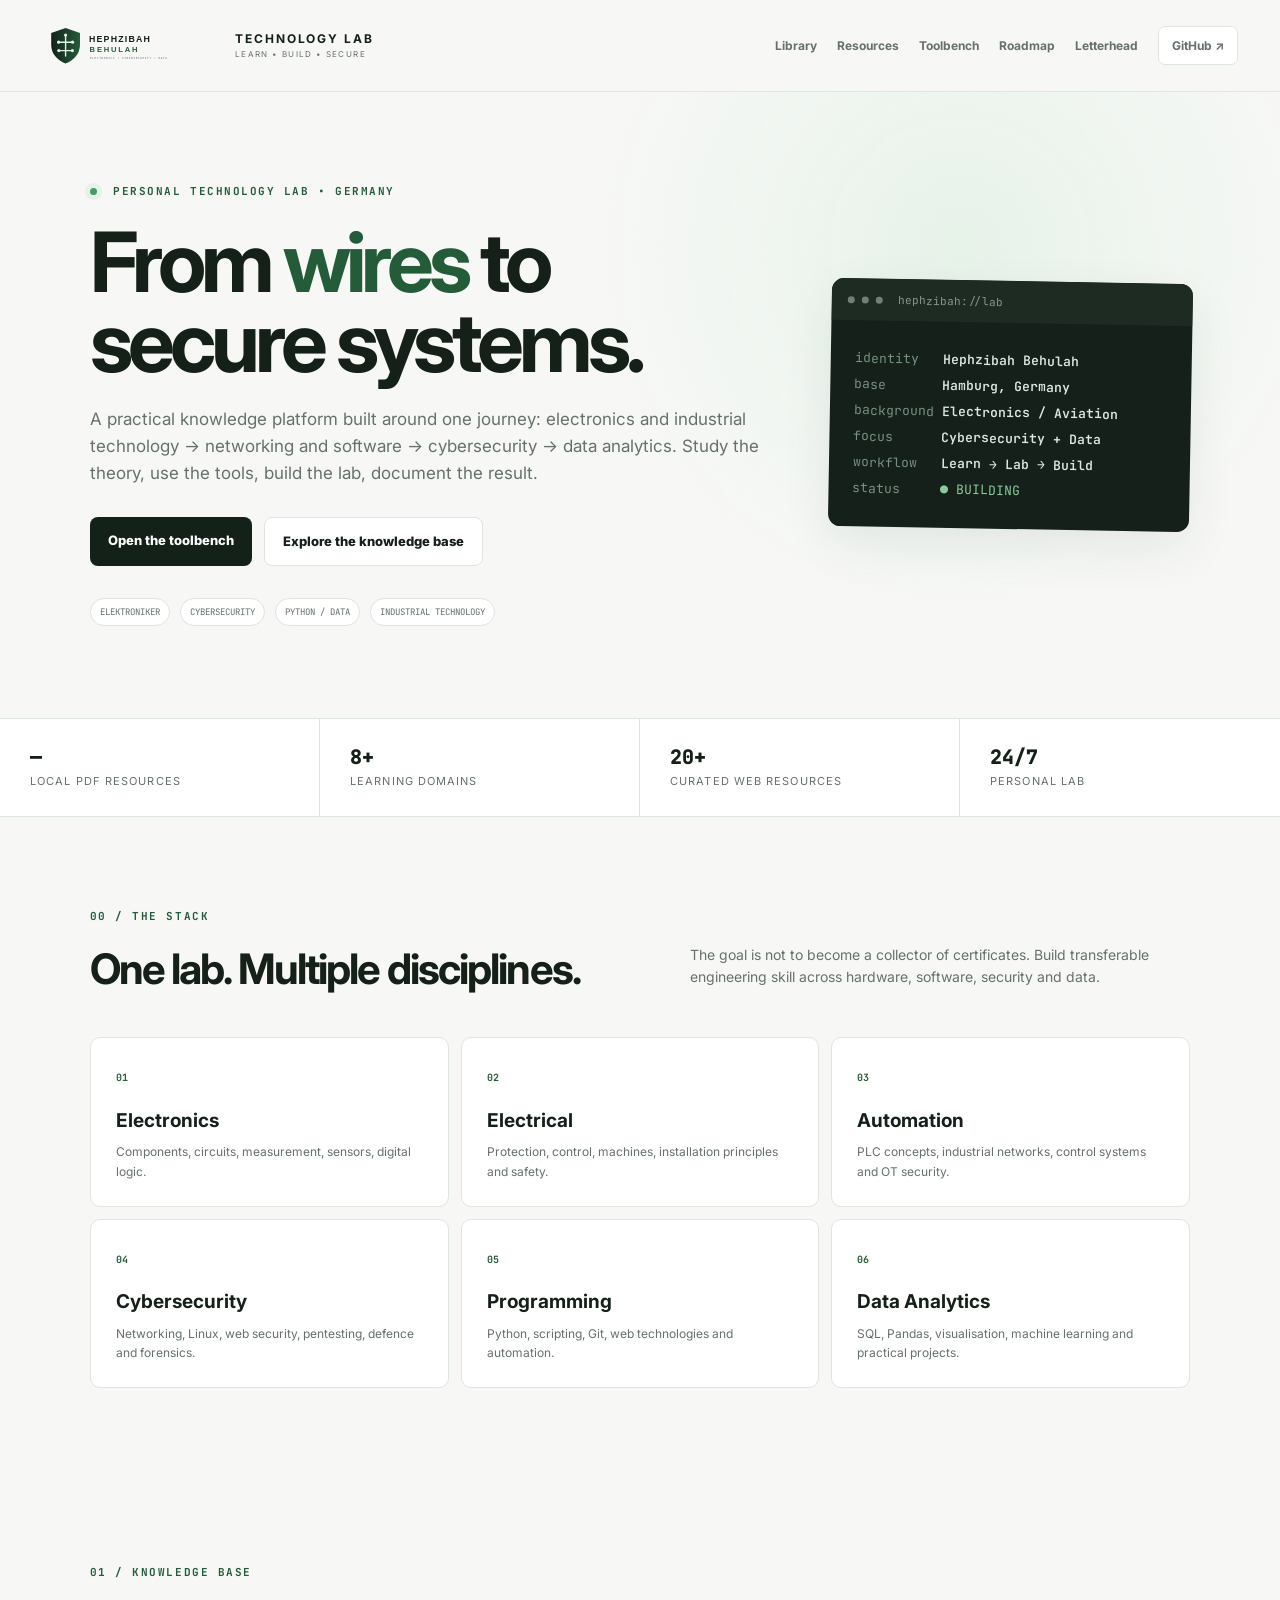
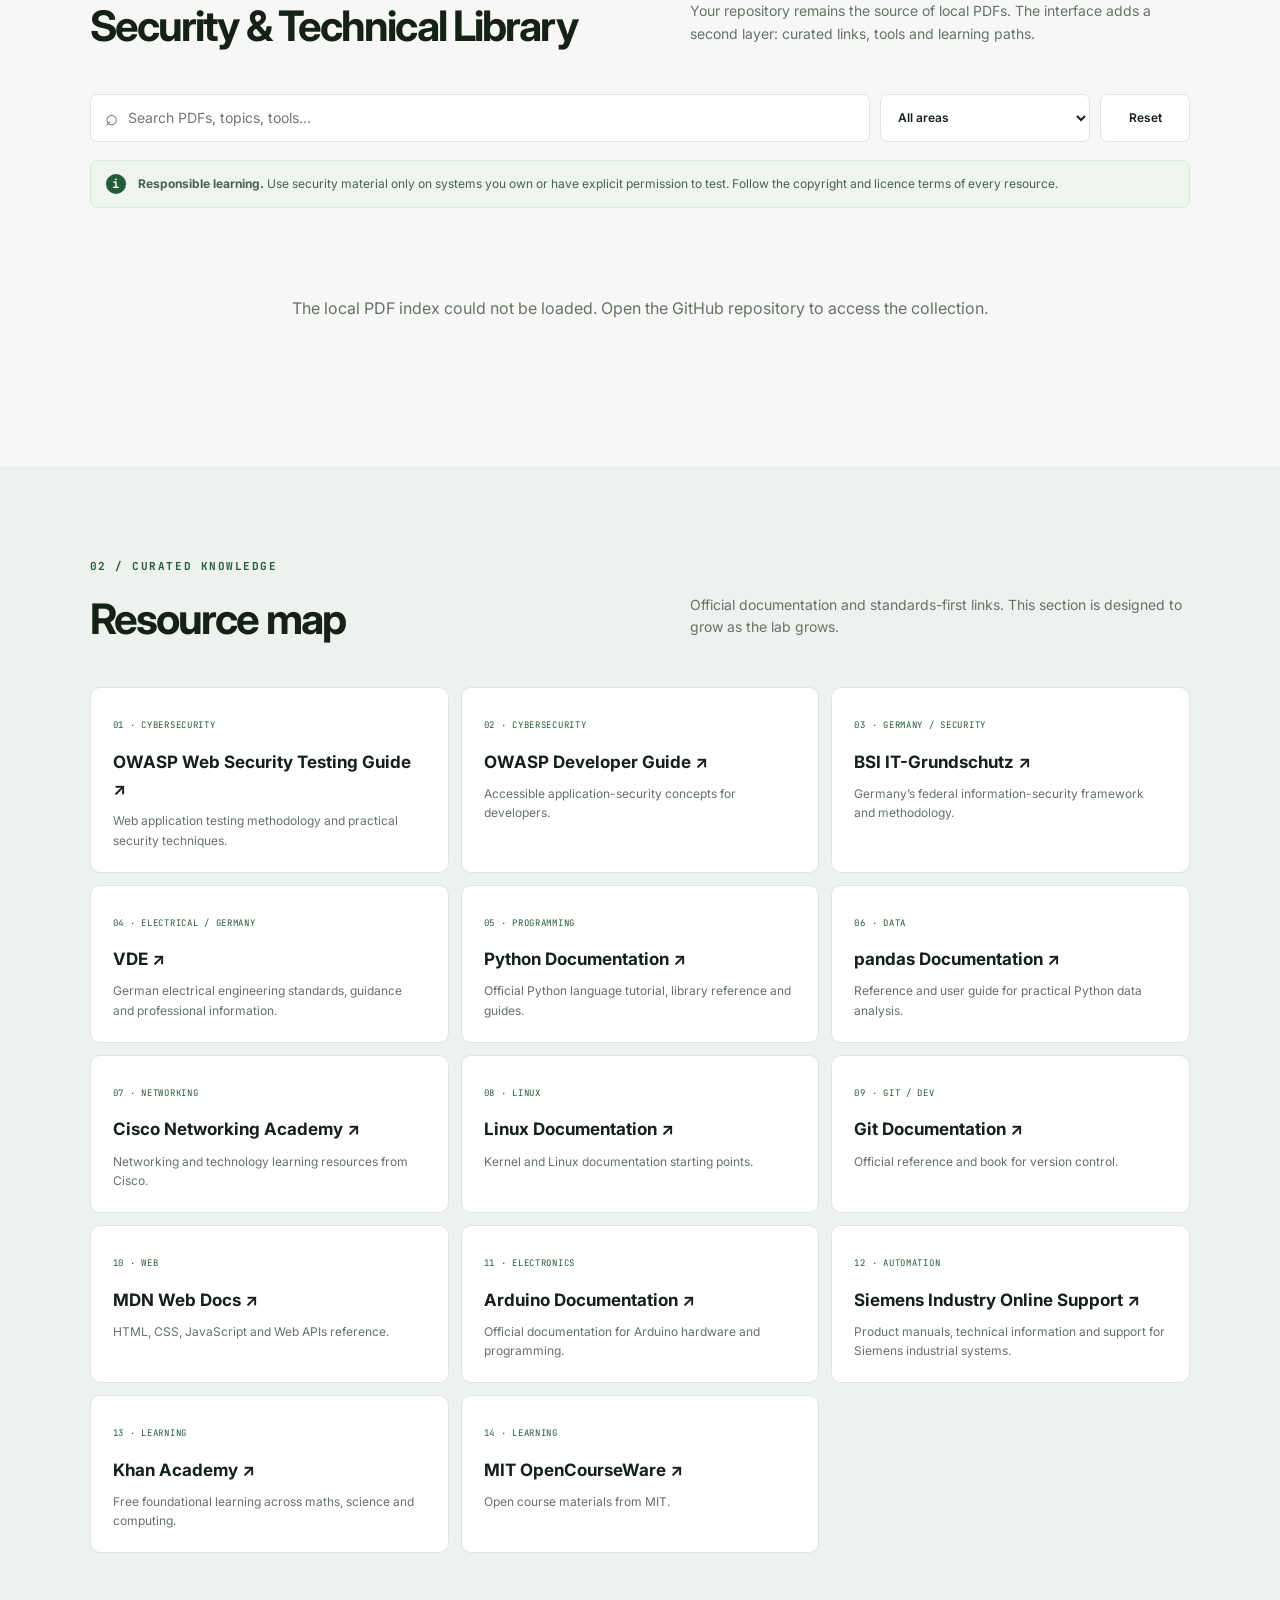
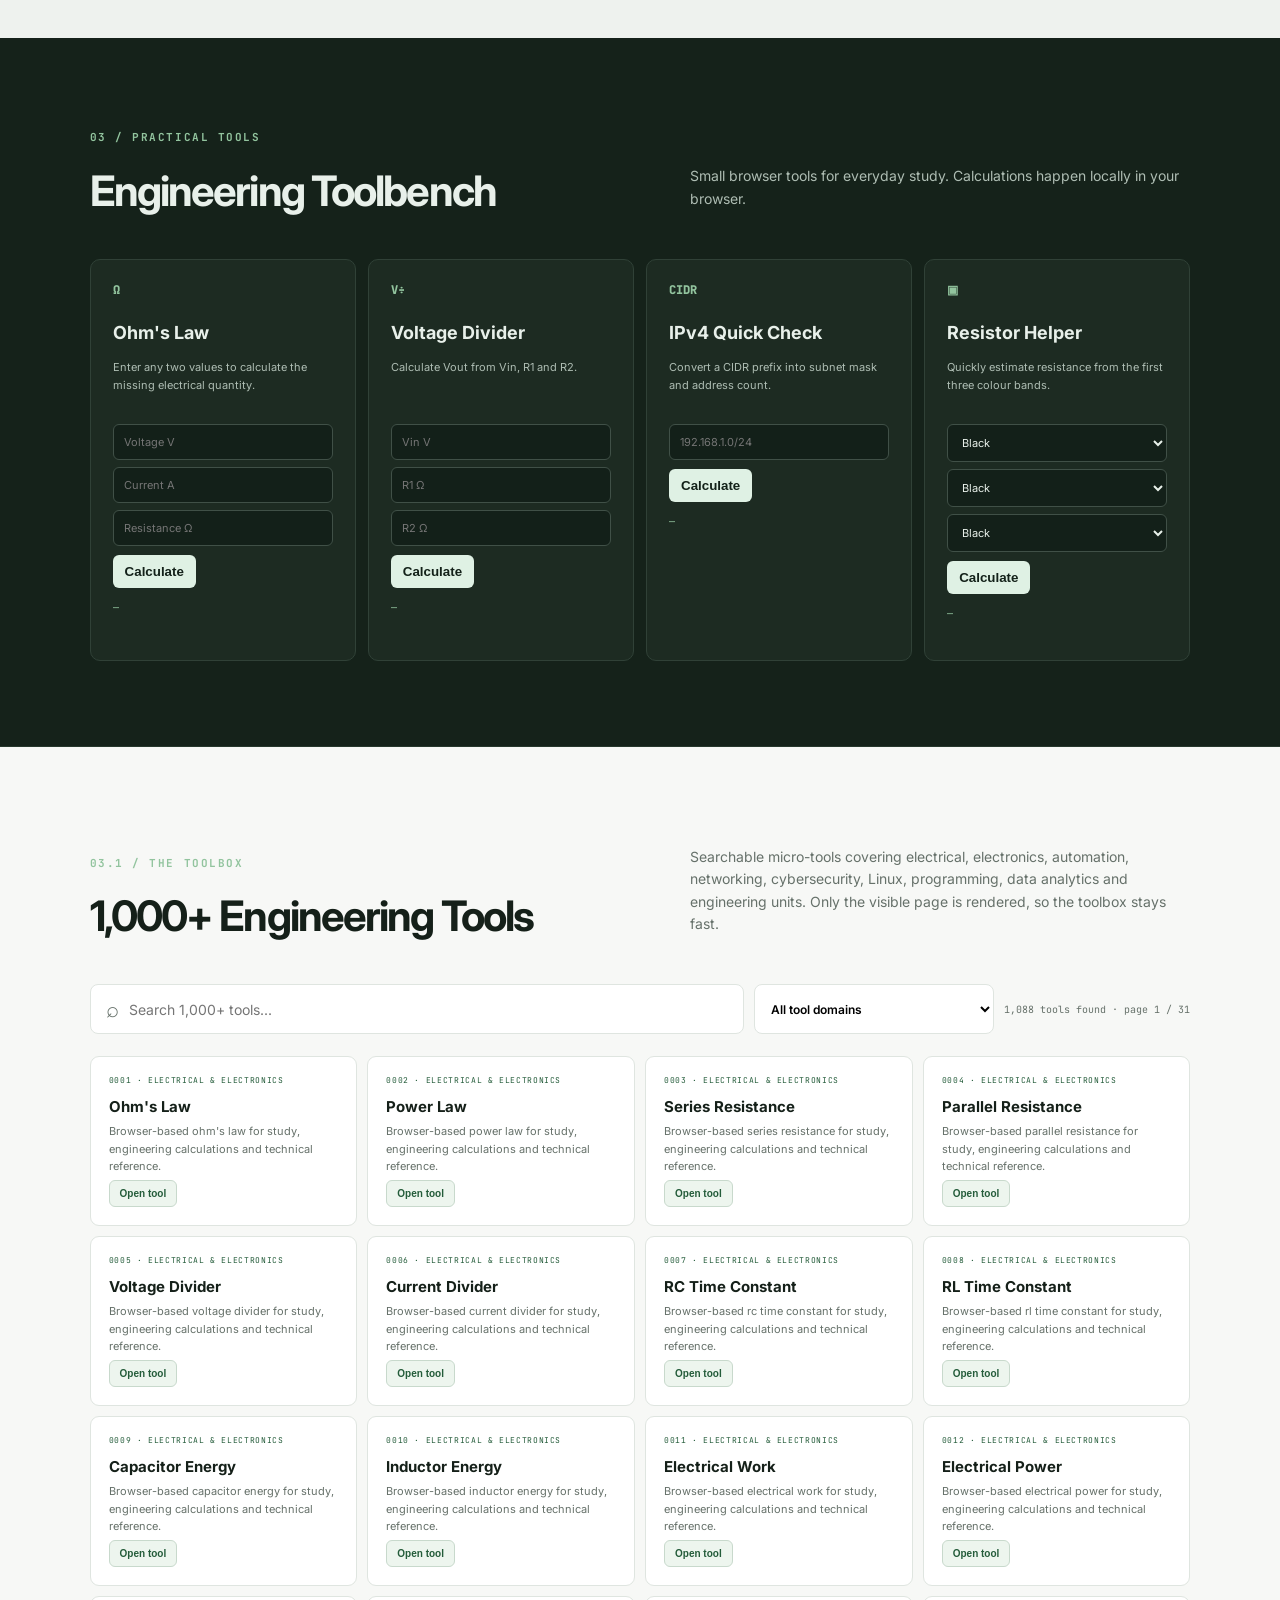
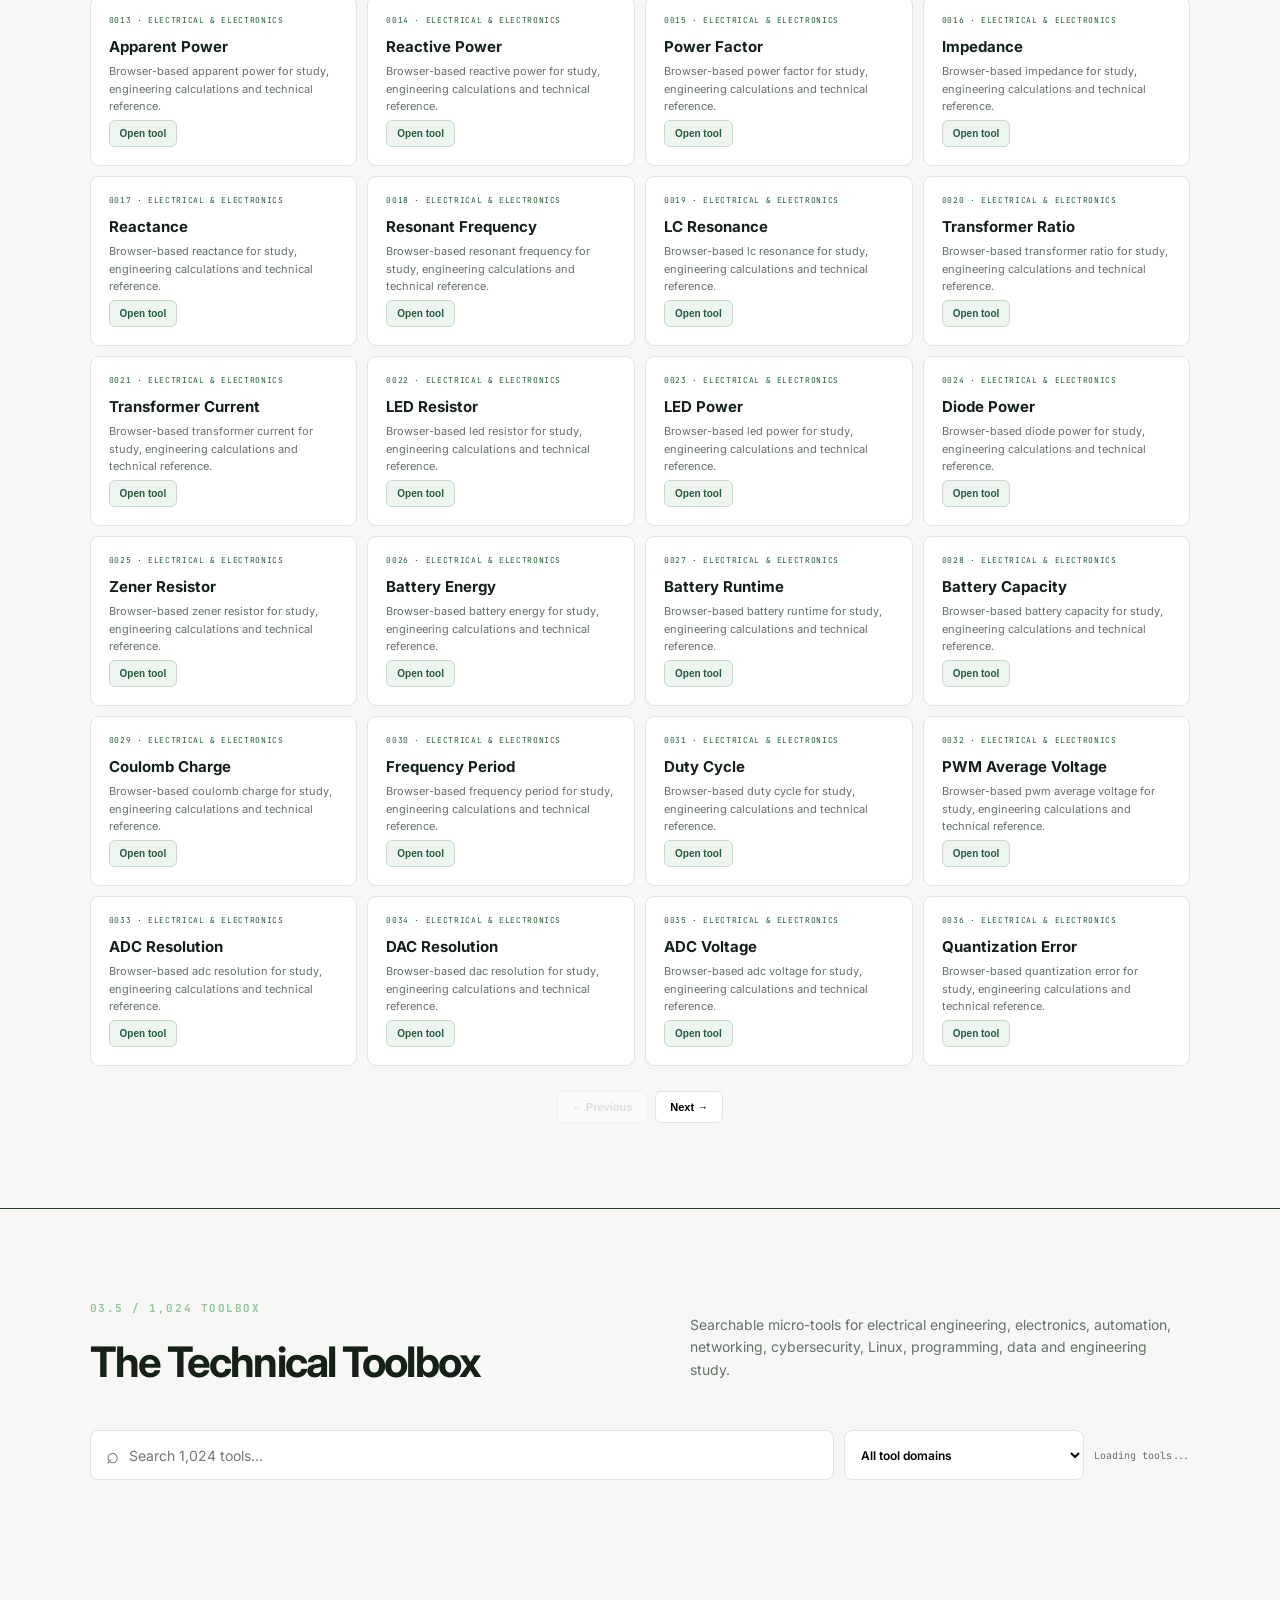
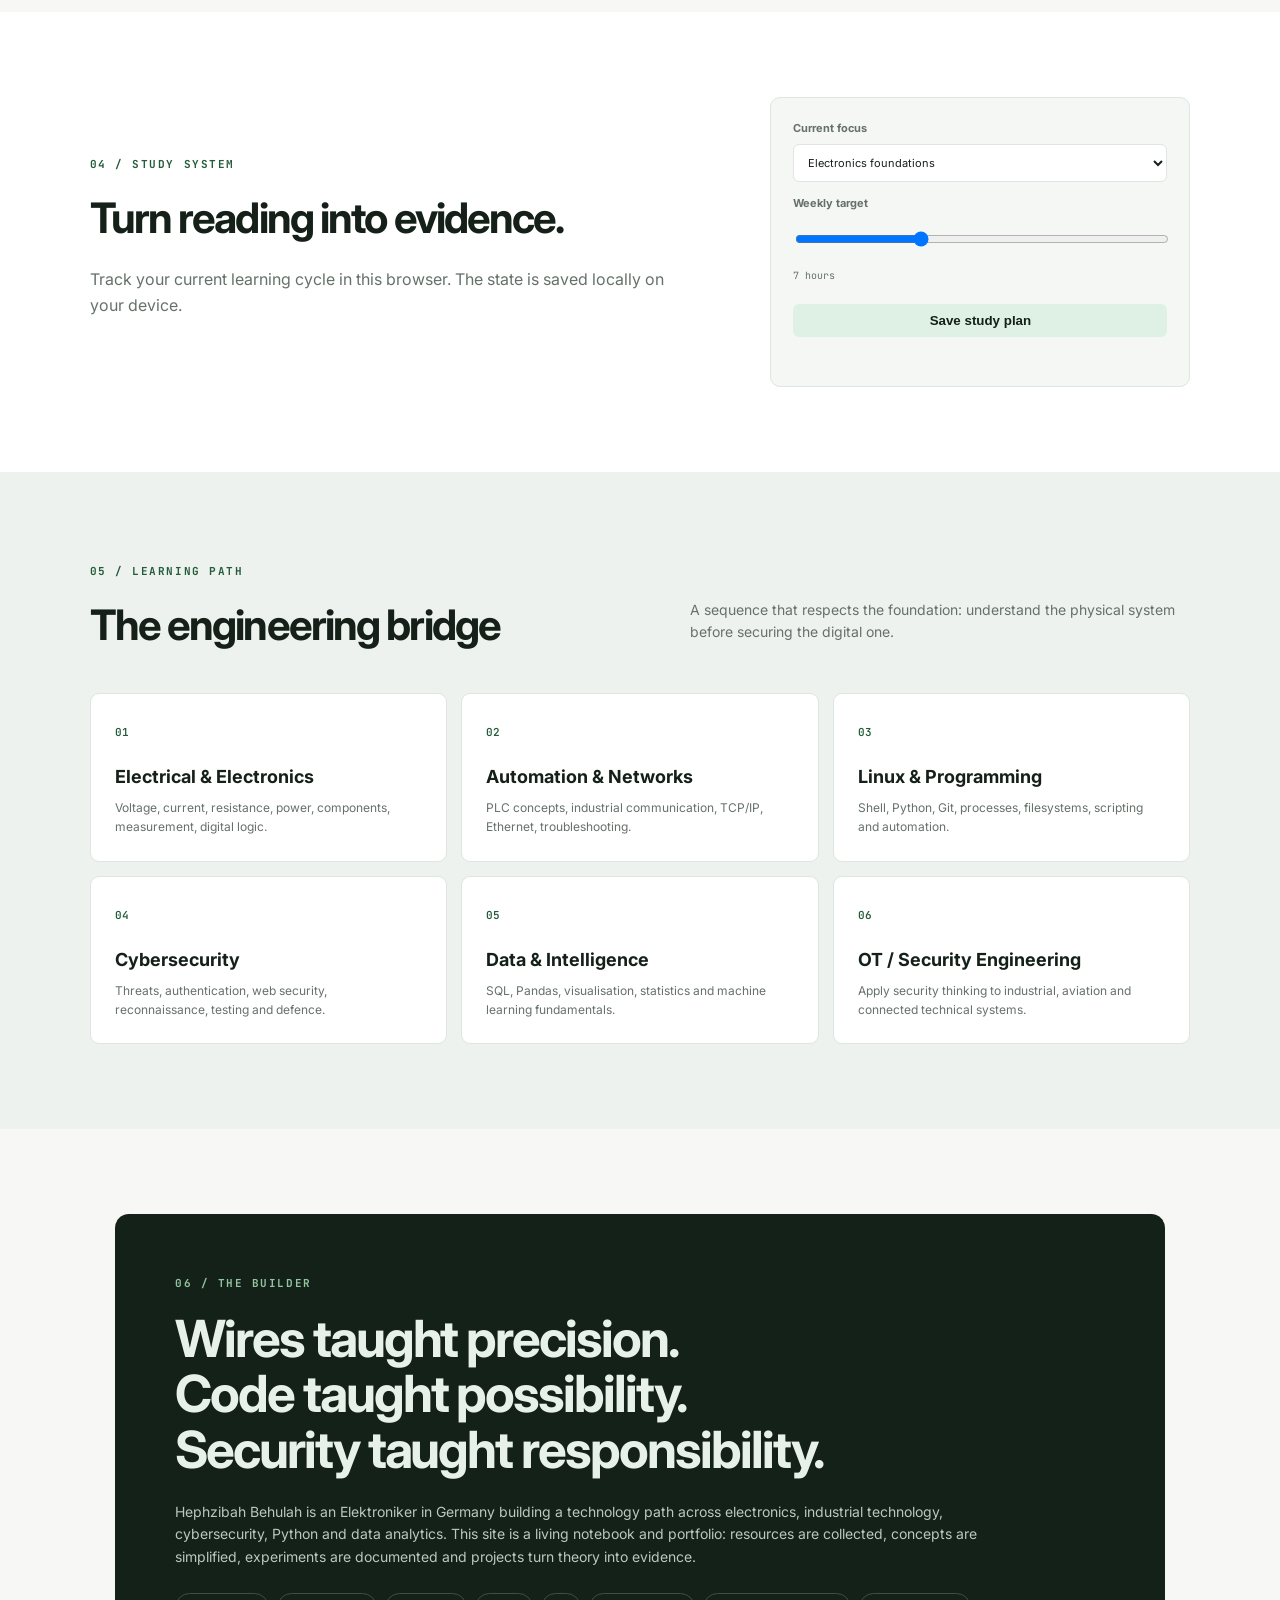
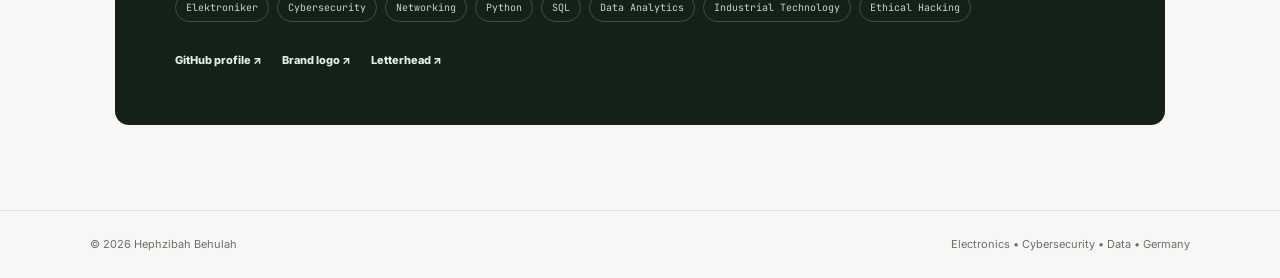
<file: index.html>
<!doctype html>
<html lang="en">
<head>
<meta charset="utf-8"><meta name="viewport" content="width=device-width,initial-scale=1">
<meta name="description" content="Hephzibah Behulah Technology Lab: an OSINT-inspired learning platform for electronics, electrical engineering, cybersecurity, networking, Python and data analytics.">
<title>Hephzibah Behulah | Technology Lab</title>
<link rel="icon" href="logo.svg" type="image/svg+xml">
<link rel="preconnect" href="https://fonts.googleapis.com"><link rel="preconnect" href="https://fonts.gstatic.com" crossorigin>
<link href="https://fonts.googleapis.com/css2?family=Inter:wght@400;500;600;700;800&family=JetBrains+Mono:wght@400;600;800&display=swap" rel="stylesheet">
<link rel="stylesheet" href="style.css">
</head>
<body>
<div class="app-shell">
<header class="topbar">
<a class="brand" href="#top"><img src="logo.svg" alt="Hephzibah Behulah" class="brand-logo"><span><strong>TECHNOLOGY LAB</strong><small>LEARN • BUILD • SECURE</small></span></a>
<nav class="topnav"><a href="#library">Library</a><a href="#resources">Resources</a><a href="#toolbench">Toolbench</a><a href="#roadmap">Roadmap</a><a href="letterhead.html">Letterhead</a><a class="github-link" href="https://github.com/HephzibahBehulah/Hacking-Security-Ebooks" target="_blank" rel="noopener">GitHub ↗</a></nav>
</header>
<main id="top">
<section class="hero">
<div class="hero-copy"><div class="eyebrow"><span class="pulse"></span> PERSONAL TECHNOLOGY LAB • GERMANY</div>
<h1>From <em>wires</em> to secure systems.</h1>
<p>A practical knowledge platform built around one journey: electronics and industrial technology → networking and software → cybersecurity → data analytics. Study the theory, use the tools, build the lab, document the result.</p>
<div class="hero-actions"><a class="btn primary" href="#toolbench">Open the toolbench</a><a class="btn secondary" href="#library">Explore the knowledge base</a></div>
<div class="hero-strip"><span>ELEKTRONIKER</span><span>CYBERSECURITY</span><span>PYTHON / DATA</span><span>INDUSTRIAL TECHNOLOGY</span></div></div>
<div class="terminal-card"><div class="terminal-head"><span></span><span></span><span></span><b>hephzibah://lab</b></div><div class="terminal-body"><div><i>identity</i><strong>Hephzibah Behulah</strong></div><div><i>base</i><strong>Hamburg, Germany</strong></div><div><i>background</i><strong>Electronics / Aviation</strong></div><div><i>focus</i><strong>Cybersecurity + Data</strong></div><div><i>workflow</i><strong>Learn → Lab → Build</strong></div><div><i>status</i><span class="online">● BUILDING</span></div></div></div>
</section>
<section class="stats"><div><strong id="book-count">—</strong><span>local PDF resources</span></div><div><strong id="category-count">8+</strong><span>learning domains</span></div><div><strong>20+</strong><span>curated web resources</span></div><div><strong>24/7</strong><span>personal lab</span></div></section>
<section class="domains"><div class="section-heading"><div><span class="section-kicker">00 / THE STACK</span><h2>One lab. Multiple disciplines.</h2></div><p>The goal is not to become a collector of certificates. Build transferable engineering skill across hardware, software, security and data.</p></div>
<div class="domain-grid"><a href="#library" class="domain"><b>01</b><h3>Electronics</h3><p>Components, circuits, measurement, sensors, digital logic.</p></a><a href="#library" class="domain"><b>02</b><h3>Electrical</h3><p>Protection, control, machines, installation principles and safety.</p></a><a href="#library" class="domain"><b>03</b><h3>Automation</h3><p>PLC concepts, industrial networks, control systems and OT security.</p></a><a href="#library" class="domain"><b>04</b><h3>Cybersecurity</h3><p>Networking, Linux, web security, pentesting, defence and forensics.</p></a><a href="#library" class="domain"><b>05</b><h3>Programming</h3><p>Python, scripting, Git, web technologies and automation.</p></a><a href="#library" class="domain"><b>06</b><h3>Data Analytics</h3><p>SQL, Pandas, visualisation, machine learning and practical projects.</p></a></div></section>
<section class="library-section" id="library"><div class="section-heading"><div><span class="section-kicker">01 / KNOWLEDGE BASE</span><h2>Security & Technical Library</h2></div><p>Your repository remains the source of local PDFs. The interface adds a second layer: curated links, tools and learning paths.</p></div>
<div class="controls"><label class="search-box"><span>⌕</span><input id="search" type="search" placeholder="Search PDFs, topics, tools..." autocomplete="off"></label><select id="category"><option value="all">All areas</option></select><button id="reset" class="filter-btn">Reset</button></div>
<div class="notice"><span>i</span><p><strong>Responsible learning.</strong> Use security material only on systems you own or have explicit permission to test. Follow the copyright and licence terms of every resource.</p></div>
<div id="library-grid" class="library-grid"></div><div id="empty" class="empty" hidden>No resources match your search.</div></section>
<section id="resources" class="resources"><div class="section-heading"><div><span class="section-kicker">02 / CURATED KNOWLEDGE</span><h2>Resource map</h2></div><p>Official documentation and standards-first links. This section is designed to grow as the lab grows.</p></div><div id="resource-grid" class="resource-grid"></div></section>
<section id="toolbench" class="toolbench"><div class="section-heading"><div><span class="section-kicker">03 / PRACTICAL TOOLS</span><h2>Engineering Toolbench</h2></div><p>Small browser tools for everyday study. Calculations happen locally in your browser.</p></div>
<div class="tool-grid">
<article class="tool-card"><div class="tool-icon">Ω</div><h3>Ohm's Law</h3><p>Enter any two values to calculate the missing electrical quantity.</p><div class="tool-fields"><input id="ohm-v" type="number" step="any" placeholder="Voltage V"><input id="ohm-i" type="number" step="any" placeholder="Current A"><input id="ohm-r" type="number" step="any" placeholder="Resistance Ω"></div><button class="tool-btn" onclick="calcOhm()">Calculate</button><output id="ohm-out">—</output></article>
<article class="tool-card"><div class="tool-icon">V÷</div><h3>Voltage Divider</h3><p>Calculate Vout from Vin, R1 and R2.</p><div class="tool-fields"><input id="div-v" type="number" step="any" placeholder="Vin V"><input id="div-r1" type="number" step="any" placeholder="R1 Ω"><input id="div-r2" type="number" step="any" placeholder="R2 Ω"></div><button class="tool-btn" onclick="calcDivider()">Calculate</button><output id="div-out">—</output></article>
<article class="tool-card"><div class="tool-icon">CIDR</div><h3>IPv4 Quick Check</h3><p>Convert a CIDR prefix into subnet mask and address count.</p><div class="tool-fields"><input id="cidr" type="text" placeholder="192.168.1.0/24"></div><button class="tool-btn" onclick="calcCIDR()">Calculate</button><output id="cidr-out">—</output></article>
<article class="tool-card"><div class="tool-icon">▣</div><h3>Resistor Helper</h3><p>Quickly estimate resistance from the first three colour bands.</p><div class="tool-fields"><select id="c1"></select><select id="c2"></select><select id="c3"></select></div><button class="tool-btn" onclick="calcResistor()">Calculate</button><output id="res-out">—</output></article>
</div></section>
<section id="toolbox" class="expanded-toolbox"><div class="section-heading"><div><span class="section-kicker">03.5 / 1,024 TOOLBOX</span><h2>The Technical Toolbox</h2></div><p>Searchable micro-tools for electrical engineering, electronics, automation, networking, cybersecurity, Linux, programming, data and engineering study.</p></div><div class="toolbox-controls"><label class="tool-search"><span>⌕</span><input id="tool-search" type="search" placeholder="Search 1,024 tools..." autocomplete="off"></label><select id="tool-category"><option value="all">All tool domains</option></select><span id="tool-summary">Loading tools...</span></div><div id="toolbox-app" class="toolbox-grid"></div><div id="tool-page" class="tool-pagination"></div></section><div id="tool-modal" class="tool-modal" aria-hidden="true"><div class="tool-modal-card"><button class="modal-close" onclick="closeMicroTool()" aria-label="Close">×</button><h2 id="modal-title">Tool</h2><div id="modal-body"></div></div></div><section class="study-dashboard"><div><span class="section-kicker">04 / STUDY SYSTEM</span><h2>Turn reading into evidence.</h2><p>Track your current learning cycle in this browser. The state is saved locally on your device.</p></div><div class="progress-box"><label>Current focus <select id="focus"><option>Electronics foundations</option><option>Electrical engineering</option><option>Networking & Linux</option><option>Web security</option><option>Offensive security</option><option>Defensive security</option><option>Python & data analytics</option><option>Industrial / OT security</option></select></label><label>Weekly target <input id="target" type="range" min="1" max="20" value="7"><output id="target-out">7 hours</output></label><button class="tool-btn" onclick="saveStudy()">Save study plan</button><span id="saved" class="saved"></span></div></section>
<section id="roadmap" class="roadmap"><div class="section-heading"><div><span class="section-kicker">05 / LEARNING PATH</span><h2>The engineering bridge</h2></div><p>A sequence that respects the foundation: understand the physical system before securing the digital one.</p></div><div class="tree"><article><span>01</span><h3>Electrical & Electronics</h3><p>Voltage, current, resistance, power, components, measurement, digital logic.</p></article><article><span>02</span><h3>Automation & Networks</h3><p>PLC concepts, industrial communication, TCP/IP, Ethernet, troubleshooting.</p></article><article><span>03</span><h3>Linux & Programming</h3><p>Shell, Python, Git, processes, filesystems, scripting and automation.</p></article><article><span>04</span><h3>Cybersecurity</h3><p>Threats, authentication, web security, reconnaissance, testing and defence.</p></article><article><span>05</span><h3>Data & Intelligence</h3><p>SQL, Pandas, visualisation, statistics and machine learning fundamentals.</p></article><article><span>06</span><h3>OT / Security Engineering</h3><p>Apply security thinking to industrial, aviation and connected technical systems.</p></article></div></section>
<section class="about" id="about"><div class="about-card"><span class="section-kicker">06 / THE BUILDER</span><h2>Wires taught precision.<br>Code taught possibility.<br>Security taught responsibility.</h2><p>Hephzibah Behulah is an Elektroniker in Germany building a technology path across electronics, industrial technology, cybersecurity, Python and data analytics. This site is a living notebook and portfolio: resources are collected, concepts are simplified, experiments are documented and projects turn theory into evidence.</p><div class="tags"><span>Elektroniker</span><span>Cybersecurity</span><span>Networking</span><span>Python</span><span>SQL</span><span>Data Analytics</span><span>Industrial Technology</span><span>Ethical Hacking</span></div><div class="about-links"><a href="https://github.com/HephzibahBehulah" target="_blank">GitHub profile ↗</a><a href="logo.svg">Brand logo ↗</a><a href="letterhead.html">Letterhead ↗</a></div></div></section>
</main><footer><span>© 2026 Hephzibah Behulah</span><span>Electronics • Cybersecurity • Data • Germany</span></footer></div>
<script src="script.js"></script><script src="tools.js"></script><script src="toolbox.js"></script>
</body></html>
</file>
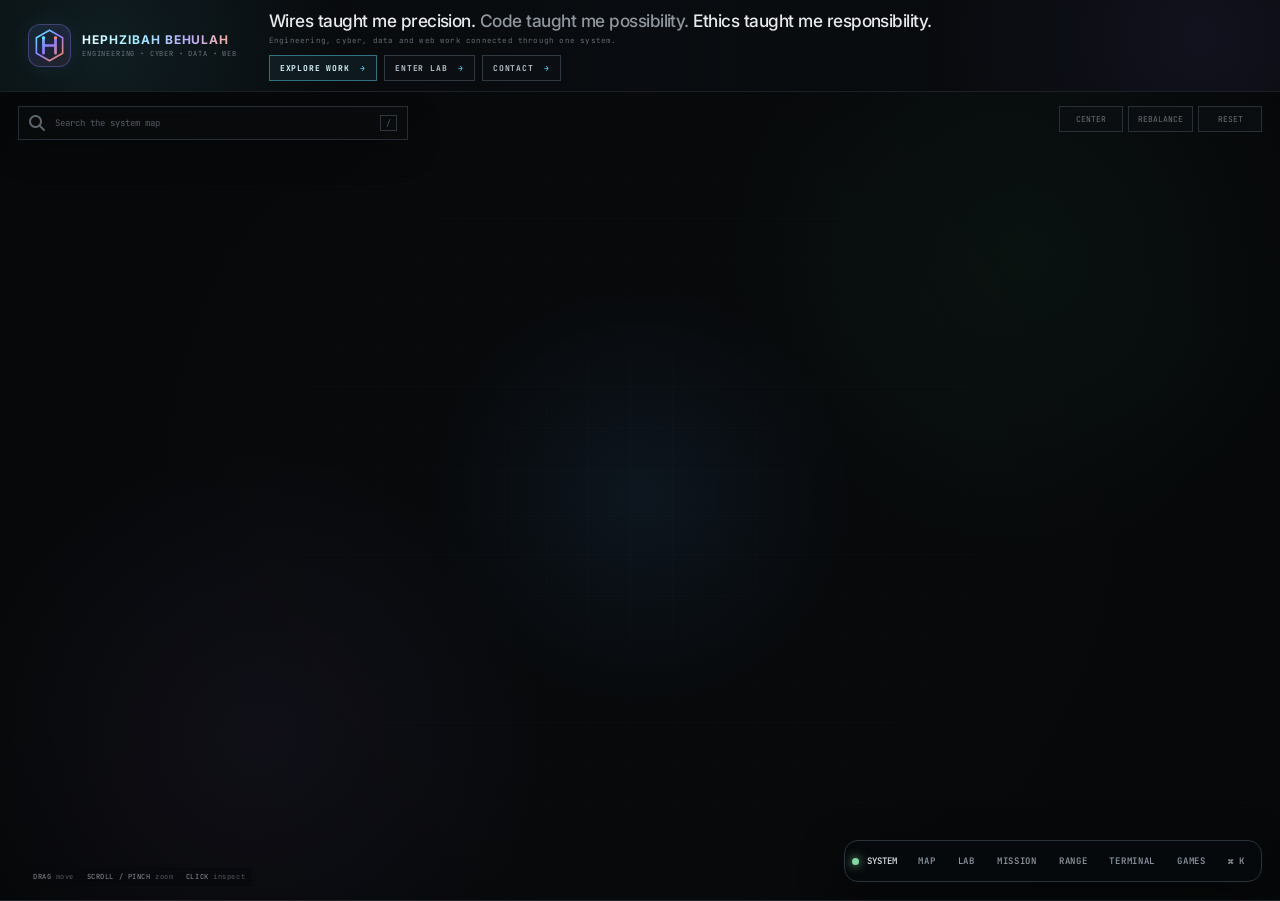
<file: Hephzibah-Behulah-Engineering-systems-Lab-main/index.html>
<!doctype html><html lang="en"><head><meta charset="utf-8"><meta name="viewport" content="width=device-width,initial-scale=1,viewport-fit=cover"><title>Hephzibah Behulah | Engineering Systems Lab</title><meta name="description" content="Interactive Engineering Systems Lab by Hephzibah Behulah: engineering, cybersecurity, web development, data analytics, ethical hacking and learning."><meta name="author" content="Hephzibah Behulah"><meta name="robots" content="index,follow"><link rel="canonical" href="https://hephzibahbehulah.com/"><meta property="og:type" content="website"><meta property="og:title" content="Hephzibah Behulah | Engineering Systems Lab"><meta property="og:description" content="Engineering, code, data and cybersecurity explored as one connected system."><meta property="og:url" content="https://hephzibahbehulah.com/"><meta name="twitter:card" content="summary"><meta name="theme-color" content="#08090b"><meta name="application-name" content="Hephzibah Engineering Systems"><meta name="color-scheme" content="dark"><link rel="manifest" href="manifest.webmanifest"><link rel="preconnect" href="https://fonts.googleapis.com"><link rel="preconnect" href="https://fonts.gstatic.com" crossorigin><link href="https://fonts.googleapis.com/css2?family=Inter:wght@400;500;600;700&family=JetBrains+Mono:wght@400;500;600&display=swap" rel="stylesheet"><link rel="stylesheet" href="https://cdnjs.cloudflare.com/ajax/libs/font-awesome/6.5.2/css/all.min.css"><link rel="stylesheet" href="css/osint-tree.css"><link rel="stylesheet" href="css/cyber-map.css">
<link rel="stylesheet" href="css/engineering-game-center.css"><link rel="stylesheet" href="css/cyber-upgrades.css"><link rel="stylesheet" href="css/electrical-lab.css"><script src="https://d3js.org/d3.v7.min.js"></script><script src="js/tree-data.js" defer></script><script src="js/cyber-map.js" defer></script><script src="js/cyber-upgrades.js" defer></script><script type="application/ld+json">{"@context":"https://schema.org","@type":"WebSite","name":"Hephzibah Behulah | Engineering Systems Lab","url":"https://hephzibahbehulah.com/","description":"Interactive Engineering Systems Lab connecting engineering, cybersecurity, data and web development.","author":{"@type":"Person","name":"Hephzibah Behulah"}}</script></head><body><div class="scanlines" aria-hidden="true"></div><main><section class="map-header" aria-label="Interactive systems map">
<div class="map-brand" aria-label="Hephzibah Behulah">
  <a href="./" class="map-brand-link" aria-label="Hephzibah Behulah home">
    <span class="map-brand-logo" aria-hidden="true">
      <svg viewBox="0 0 64 64" role="img">
        <defs>
          <linearGradient id="hbLogoGradient" x1="8" y1="8" x2="56" y2="56" gradientUnits="userSpaceOnUse">
            <stop offset="0" stop-color="#5ee7ff"/>
            <stop offset=".48" stop-color="#8b7cff"/>
            <stop offset="1" stop-color="#ff8a5b"/>
          </linearGradient>
        </defs>
        <path d="M32 4 56 18v28L32 60 8 46V18L32 4Z" fill="none" stroke="url(#hbLogoGradient)" stroke-width="3"/>
        <path d="M21 18v28M43 18v28M21 32h22" fill="none" stroke="url(#hbLogoGradient)" stroke-width="5" stroke-linecap="round"/>
        <circle cx="21" cy="18" r="3" fill="#5ee7ff"/>
        <circle cx="43" cy="18" r="3" fill="#ff8a5b"/>
      </svg>
    </span>
    <span class="map-brand-copy"><strong>HEPHZIBAH BEHULAH</strong><small>ENGINEERING • CYBER • DATA • WEB</small></span>
  </a>
</div>
<div class="map-header-main">
<h1>Wires taught me precision. <em>Code taught me possibility.</em> Ethics taught me responsibility.</h1>
<p>Engineering, cyber, data and web work connected through one system.</p>
<div class="hero-actions" aria-label="Start here">
<button id="exploreWorkBtn" type="button">EXPLORE WORK <span>→</span></button>
<button id="enterLabBtn" type="button">ENTER LAB <span>→</span></button>
<button id="contactBtn" type="button">CONTACT <span>→</span></button>
</div>
</div></section><section id="treeViewport" class="tree-viewport" aria-label="Interactive Engineering Systems network map">
<div class="map-overlay">
  <label class="map-search"><i class="fa-solid fa-magnifying-glass" aria-hidden="true"></i><input id="treeSearch" type="search" autocomplete="off" placeholder="Search the system map" aria-label="Search the system map"><kbd>/</kbd></label>
  <div class="map-actions" aria-label="Map controls">
<button id="fitBtn" type="button">CENTER</button>
<button id="expandBtn" type="button">REBALANCE</button>
<button id="resetBtn" type="button">RESET</button>
</div>
</div>
<div class="tree-hint"><span>DRAG</span> move <span>SCROLL / PINCH</span> zoom <span>CLICK</span> inspect</div>
<div class="tree-canvas"><svg id="treeSvg" role="img" aria-label="Interactive Engineering Systems map. Select a node to inspect it."></svg></div><div id="treeStatus" class="sr-status" aria-live="polite"></div></section></main><aside id="detailPanel" class="detail-panel" aria-hidden="true" aria-labelledby="panelTitle"><div class="panel-backdrop" data-close-panel></div><div class="panel-sheet" role="dialog" aria-modal="true"><div class="panel-topline"><span id="panelType"></span><span>NODE INSPECTOR</span></div><button id="closePanel" class="panel-close" aria-label="Close detail panel"><i class="fa-solid fa-xmark"></i></button><h2 id="panelTitle"></h2><div id="panelBody"></div></div></aside><script>window.addEventListener("load",()=>{if("serviceWorker"in navigator)navigator.serviceWorker.register("./sw.js?v=50",{updateViaCache:"none"}).catch(()=>{});});</script></body></html>
</file>
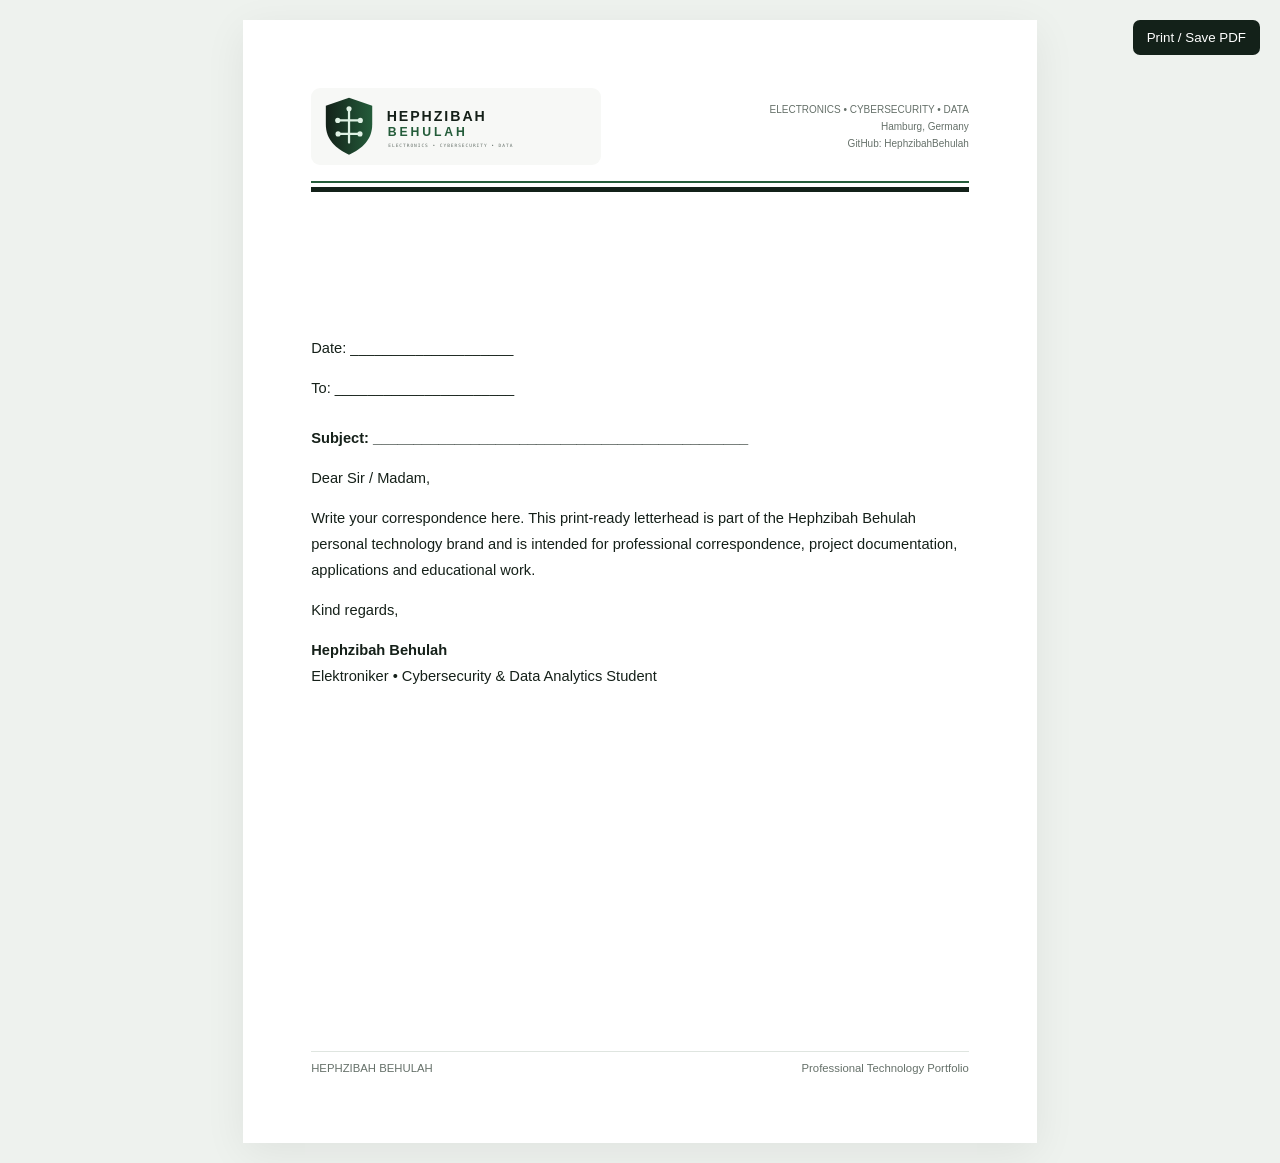
<file: letterhead.html>
<!doctype html><html lang="en"><head><meta charset="utf-8"><meta name="viewport" content="width=device-width,initial-scale=1"><title>Hephzibah Behulah — Letterhead</title><style>@page{size:A4;margin:18mm}*{box-sizing:border-box}body{margin:0;background:#eef2ee;color:#152019;font-family:Arial,Helvetica,sans-serif}.sheet{width:210mm;min-height:297mm;margin:20px auto;background:white;padding:18mm;box-shadow:0 10px 40px #0001;display:flex;flex-direction:column}.head{display:flex;align-items:center;justify-content:space-between;border-bottom:2px solid #245c3a;padding-bottom:16px}.logo{width:290px}.meta{text-align:right;font-size:10px;line-height:1.7;color:#66716a}.rule{height:5px;background:#132119;margin-top:4px}.body{flex:1;padding-top:34mm}.body p{font-size:11pt;line-height:1.75}.subject{font-size:12pt;font-weight:700;margin:24px 0 12px}.footer{border-top:1px solid #dfe5e0;padding-top:10px;display:flex;justify-content:space-between;font-size:8.5pt;color:#66716a}.print{position:fixed;right:20px;top:20px;border:0;background:#132119;color:white;padding:10px 14px;border-radius:7px;cursor:pointer}@media print{body{background:white}.sheet{margin:0;box-shadow:none}.print{display:none}}</style></head><body><button class="print" onclick="print()">Print / Save PDF</button><main class="sheet"><header><div class="head"><img class="logo" src="logo.svg" alt="Hephzibah Behulah"><div class="meta">ELECTRONICS • CYBERSECURITY • DATA<br>Hamburg, Germany<br>GitHub: HephzibahBehulah</div></div><div class="rule"></div></header><section class="body"><p>Date: ____________________</p><p>To: ______________________</p><p class="subject">Subject: ______________________________________________</p><p>Dear Sir / Madam,</p><p>Write your correspondence here. This print-ready letterhead is part of the Hephzibah Behulah personal technology brand and is intended for professional correspondence, project documentation, applications and educational work.</p><p>Kind regards,</p><p><strong>Hephzibah Behulah</strong><br>Elektroniker • Cybersecurity & Data Analytics Student</p></section><footer class="footer"><span>HEPHZIBAH BEHULAH</span><span>Professional Technology Portfolio</span></footer></main></body></html>
</file>
<file: style.css>
:root{--bg:#f7f8f6;--panel:#fff;--ink:#152019;--muted:#66716a;--line:#dfe5e0;--accent:#245c3a;--accent2:#dff1e4;--dark:#132119;--shadow:0 18px 50px rgba(24,45,32,.08)}*{box-sizing:border-box}html{scroll-behavior:smooth}body{margin:0;background:var(--bg);color:var(--ink);font-family:Inter,system-ui,sans-serif;line-height:1.6}.app-shell{max-width:1500px;margin:auto}.topbar{min-height:92px;padding:0 42px;display:flex;align-items:center;justify-content:space-between;border-bottom:1px solid var(--line);background:rgba(247,248,246,.96);backdrop-filter:blur(12px);position:sticky;top:0;z-index:20}.brand{display:flex;align-items:center;gap:13px;text-decoration:none;color:var(--ink)}.brand-logo{width:180px;height:62px;object-fit:contain;display:block}.brand strong,.brand small{display:block;line-height:1.05}.brand strong{font-size:12px;letter-spacing:.16em}.brand small{font-size:8px;letter-spacing:.17em;color:var(--muted);margin-top:5px}.topnav{display:flex;gap:20px;align-items:center}.topnav a{font-size:12px;text-decoration:none;color:var(--muted);font-weight:700}.topnav a:hover{color:var(--ink)}.github-link{border:1px solid var(--line);padding:9px 13px;border-radius:7px;background:#fff}.hero{min-height:600px;padding:92px 7%;display:grid;grid-template-columns:1.3fr .7fr;gap:70px;align-items:center;background:radial-gradient(circle at 75% 25%,#e7f2e9 0,transparent 34%),var(--bg)}.eyebrow,.section-kicker{font:700 11px 'JetBrains Mono',monospace;letter-spacing:.14em;color:var(--accent)}.pulse{display:inline-block;width:7px;height:7px;border-radius:50%;background:#4a9a63;margin-right:8px;box-shadow:0 0 0 5px #e4f2e7}.hero h1{font-size:clamp(48px,6.5vw,92px);line-height:.96;letter-spacing:-.06em;margin:24px 0}.hero h1 em{font-style:normal;color:var(--accent)}.hero-copy>p{max-width:700px;color:var(--muted);font-size:17px}.hero-actions{display:flex;gap:12px;margin-top:30px}.btn{padding:13px 18px;border-radius:8px;text-decoration:none;font-size:13px;font-weight:800}.primary{background:var(--dark);color:#fff}.secondary{border:1px solid var(--line);background:#fff;color:var(--ink)}.hero-strip{display:flex;gap:10px;flex-wrap:wrap;margin-top:32px}.hero-strip span{font:9px 'JetBrains Mono';border:1px solid var(--line);background:#fff;padding:7px 9px;border-radius:20px;color:var(--muted)}.terminal-card{background:#142019;color:#dbe8df;border-radius:12px;box-shadow:var(--shadow);overflow:hidden;transform:rotate(1deg)}.terminal-head{height:42px;background:#1d2b22;display:flex;align-items:center;gap:7px;padding:0 16px;font:11px 'JetBrains Mono',monospace;color:#87988c}.terminal-head span{width:7px;height:7px;border-radius:50%;background:#718075}.terminal-head b{margin-left:8px;font-weight:400}.terminal-body{padding:25px 24px;font:13px/2 'JetBrains Mono',monospace}.terminal-body i{font-style:normal;color:#789080;display:inline-block;width:88px}.terminal-body strong{font-weight:600}.online{color:#8ac99b}.stats{display:grid;grid-template-columns:repeat(4,1fr);border-top:1px solid var(--line);border-bottom:1px solid var(--line);background:#fff}.stats div{padding:25px 30px;border-right:1px solid var(--line)}.stats div:last-child{border:0}.stats strong,.stats span{display:block}.stats strong{font:800 20px 'JetBrains Mono',monospace}.stats span{font-size:11px;text-transform:uppercase;letter-spacing:.1em;color:var(--muted);margin-top:3px}.domains,.library-section,.resources,.toolbench,.study-dashboard,.roadmap,.about,.expanded-toolbox{padding:85px 7%}.section-heading{display:flex;justify-content:space-between;gap:50px;align-items:end;margin-bottom:35px}.section-heading h2{font-size:42px;letter-spacing:-.045em;margin:8px 0 0}.section-heading p{max-width:500px;color:var(--muted);font-size:14px}.domain-grid{display:grid;grid-template-columns:repeat(3,1fr);gap:12px}.domain{display:block;text-decoration:none;color:inherit;background:#fff;border:1px solid var(--line);border-radius:10px;padding:25px;transition:.2s}.domain:hover,.resource:hover{transform:translateY(-3px);box-shadow:var(--shadow);border-color:#c6d5ca}.domain b{font:700 10px 'JetBrains Mono';color:var(--accent)}.domain h3{margin:17px 0 6px;font-size:19px}.domain p{font-size:12px;color:var(--muted);margin:0}.controls{display:grid;grid-template-columns:1fr 210px 90px;gap:10px;margin-bottom:18px}.search-box{height:48px;background:#fff;border:1px solid var(--line);border-radius:7px;display:flex;align-items:center;padding:0 14px}.search-box span{font-size:22px;color:var(--muted)}.search-box input{border:0;outline:0;background:transparent;width:100%;font:14px Inter;padding-left:10px}.controls select,.filter-btn{border:1px solid var(--line);background:#fff;border-radius:7px;padding:0 13px;font:600 12px Inter;color:var(--ink)}.filter-btn{cursor:pointer}.notice{display:flex;gap:12px;background:#edf5ee;border:1px solid #d8e9dc;border-radius:8px;padding:13px 15px;margin-bottom:28px;color:#496052;font-size:12px}.notice span{width:20px;height:20px;border-radius:50%;background:#245c3a;color:#fff;display:grid;place-items:center;font:700 12px 'JetBrains Mono';flex:0 0 auto}.notice p{margin:0}.library-grid{display:grid;grid-template-columns:repeat(3,1fr);gap:13px}.book{background:#fff;border:1px solid var(--line);border-radius:9px;padding:20px;min-height:175px;display:flex;flex-direction:column;transition:.2s}.book:hover{transform:translateY(-3px);box-shadow:var(--shadow);border-color:#c6d5ca}.book-top{display:flex;justify-content:space-between;align-items:center;margin-bottom:14px}.book-num{font:600 10px 'JetBrains Mono';color:var(--muted)}.book-cat{font-size:9px;text-transform:uppercase;letter-spacing:.1em;background:var(--accent2);color:var(--accent);padding:4px 7px;border-radius:20px;font-weight:700}.book h3{font-size:16px;line-height:1.3;margin:0 0 10px;letter-spacing:-.02em}.book p{font-size:11px;color:var(--muted);margin:0}.book a{margin-top:auto;padding-top:17px;color:var(--accent);font-size:11px;font-weight:800;text-decoration:none}.empty{text-align:center;padding:60px;color:var(--muted)}.resources{background:#eef2ee}.resource-grid{display:grid;grid-template-columns:repeat(3,1fr);gap:12px}.resource{background:#fff;border:1px solid var(--line);border-radius:10px;padding:22px;text-decoration:none;color:inherit;transition:.2s}.resource span{font:9px 'JetBrains Mono';color:var(--accent);text-transform:uppercase;letter-spacing:.08em}.resource h3{font-size:17px;margin:13px 0 8px}.resource p{font-size:12px;color:var(--muted);margin:0}.toolbench{background:#15221a;color:#e8f0ea}.toolbench .section-kicker,.expanded-toolbox .section-kicker{color:#92c49e}.toolbench .section-heading p{color:#aebdb3}.tool-grid{display:grid;grid-template-columns:repeat(4,1fr);gap:12px}.tool-card{background:#1d2b22;border:1px solid #304137;border-radius:10px;padding:22px}.tool-icon{font:800 12px 'JetBrains Mono';color:#92c49e;min-height:25px}.tool-card h3{margin:12px 0 5px;font-size:18px}.tool-card p{font-size:11px;color:#aebdb3;min-height:54px}.tool-fields{display:grid;gap:7px}.tool-fields input,.tool-fields select,.progress-box input,.progress-box select{width:100%;border:1px solid #405047;background:#132019;color:#e8f0ea;border-radius:6px;padding:10px;font:11px Inter}.tool-btn{margin-top:9px;border:0;border-radius:6px;background:#dff1e4;color:#132119;padding:9px 12px;font-weight:800;cursor:pointer}.tool-card output{display:block;margin-top:12px;min-height:32px;font:10px/1.5 'JetBrains Mono';color:#92c49e}.expanded-toolbox{background:#f7f8f6;border-top:1px solid #27382d}.toolbox-controls{display:grid;grid-template-columns:1fr 240px auto;gap:10px;align-items:center;margin-bottom:22px}.tool-search{height:50px;background:#fff;border:1px solid var(--line);border-radius:8px;display:flex;align-items:center;padding:0 15px}.tool-search span{font-size:22px;color:var(--muted)}.tool-search input{width:100%;border:0;outline:0;padding-left:10px;font:14px Inter}.toolbox-controls select{height:50px;border:1px solid var(--line);border-radius:8px;background:#fff;padding:0 12px;font:600 12px Inter}.toolbox-controls>span{font:10px 'JetBrains Mono';color:var(--muted);text-align:right}.toolbox-grid{display:grid;grid-template-columns:repeat(4,1fr);gap:10px}.micro-tool{background:#fff;border:1px solid var(--line);border-radius:9px;padding:18px;min-height:170px;display:flex;flex-direction:column}.micro-tool>span{font:8px 'JetBrains Mono';color:var(--accent);text-transform:uppercase;letter-spacing:.08em}.micro-tool h3{font-size:15px;line-height:1.25;margin:13px 0 6px}.micro-tool p{font-size:11px;color:var(--muted);margin:0}.micro-tool button{margin-top:auto;align-self:flex-start;border:1px solid #c8d9cc;background:#edf5ee;color:var(--accent);border-radius:6px;padding:7px 10px;font-size:10px;font-weight:800;cursor:pointer}.micro-tool button:hover{background:var(--accent2)}.tool-pagination{display:flex;justify-content:center;gap:8px;margin-top:25px}.tool-pagination button{border:1px solid var(--line);background:#fff;border-radius:6px;padding:9px 14px;font-size:11px;font-weight:800;cursor:pointer}.tool-pagination button:disabled{opacity:.4;cursor:not-allowed}.tool-modal{display:none;position:fixed;inset:0;background:rgba(10,20,14,.62);z-index:100;align-items:center;justify-content:center;padding:20px}.tool-modal.open{display:flex}.tool-modal-card{position:relative;background:#fff;color:var(--ink);width:min(520px,100%);border-radius:12px;padding:30px;box-shadow:0 30px 90px #0005}.tool-modal-card h2{margin:0 35px 12px 0;font-size:27px;letter-spacing:-.03em}.modal-close{position:absolute;right:15px;top:12px;border:0;background:transparent;font-size:30px;color:var(--muted);cursor:pointer}.modal-domain{font:9px 'JetBrains Mono';color:var(--accent);text-transform:uppercase}.tool-modal-card label{display:block;font-size:11px;font-weight:700;color:var(--muted);margin-top:14px}.tool-modal-card input{display:block;width:100%;margin-top:6px;padding:11px;border:1px solid var(--line);border-radius:6px;font:12px Inter}.tool-modal-card .tool-btn{background:var(--dark);color:#fff}.tool-modal-card output{display:block;margin-top:16px;background:#f1f5f1;border-radius:7px;padding:12px;font:11px 'JetBrains Mono';color:var(--accent)}.study-dashboard{display:grid;grid-template-columns:1fr 420px;gap:60px;align-items:center;background:#fff}.study-dashboard h2{font-size:42px;letter-spacing:-.045em;margin:8px 0}.study-dashboard p{color:var(--muted);max-width:600px}.progress-box{display:grid;gap:13px;background:#f4f7f4;border:1px solid var(--line);padding:22px;border-radius:10px}.progress-box label{font-size:11px;font-weight:700;color:var(--muted)}.progress-box select{margin-top:6px;background:#fff;color:var(--ink);border-color:var(--line)}.progress-box input{margin-top:8px}.progress-box output{font:10px 'JetBrains Mono';display:block;margin-top:5px}.saved{font:10px 'JetBrains Mono';color:var(--accent);min-height:14px}.roadmap{background:#eef2ee}.tree{display:grid;grid-template-columns:repeat(3,1fr);gap:14px}.tree article{background:#fff;border:1px solid var(--line);padding:24px;border-radius:9px}.tree span{font:600 11px 'JetBrains Mono';color:var(--accent)}.tree h3{margin:20px 0 6px;font-size:18px}.tree p{font-size:12px;color:var(--muted);margin:0}.about-card{max-width:1050px;margin:auto;background:var(--dark);color:#e8f0ea;border-radius:14px;padding:55px 60px}.about-card h2{font-size:clamp(30px,4vw,52px);line-height:1.08;letter-spacing:-.04em;margin:16px 0 24px}.about-card p{color:#b9c9bd;max-width:820px;font-size:14px}.about-card .section-kicker{color:#92c49e}.tags{display:flex;flex-wrap:wrap;gap:8px;margin-top:25px}.tags span{font:10px 'JetBrains Mono';border:1px solid #3d5043;padding:7px 10px;border-radius:20px;color:#c5d5c9}.about-links{display:flex;gap:20px;margin-top:30px;flex-wrap:wrap}.about-links a{color:#dff1e4;font-size:11px;font-weight:800;text-decoration:none}.about-links a:hover{text-decoration:underline}footer{padding:25px 7%;display:flex;justify-content:space-between;border-top:1px solid var(--line);font-size:11px;color:var(--muted)}@media(max-width:1050px){.topnav{gap:10px}.topnav a:not(.github-link){display:none}.hero{grid-template-columns:1fr}.terminal-card{max-width:600px}.tool-grid{grid-template-columns:repeat(2,1fr)}.toolbox-grid{grid-template-columns:repeat(3,1fr)}.resource-grid{grid-template-columns:repeat(2,1fr)}}@media(max-width:900px){.hero{padding:70px 6%}.domains,.library-section,.resources,.toolbench,.study-dashboard,.roadmap,.about,.expanded-toolbox{padding:65px 6%}.library-grid{grid-template-columns:repeat(2,1fr)}.tree,.domain-grid{grid-template-columns:repeat(2,1fr)}.section-heading{display:block}.section-heading p{margin-top:15px}.controls{grid-template-columns:1fr 160px 75px}.toolbox-controls{grid-template-columns:1fr 180px}.toolbox-controls>span{grid-column:1/-1;text-align:left}.topbar{padding:0 18px}.brand-logo{width:155px;height:58px}}@media(max-width:600px){.brand-logo{width:135px;height:54px}.hero h1{font-size:50px}.library-grid,.tree,.domain-grid,.resource-grid,.tool-grid,.toolbox-grid{grid-template-columns:1fr}.stats{grid-template-columns:repeat(2,1fr)}.stats div:nth-child(2){border-right:0}.stats div:nth-child(-n+2){border-bottom:1px solid var(--line)}.controls,.toolbox-controls{grid-template-columns:1fr}.study-dashboard{grid-template-columns:1fr}.study-dashboard h2{font-size:34px}.about-card{padding:35px 25px}footer{display:block;line-height:2.2}}
</file>
<file: Hephzibah-Behulah-Engineering-systems-Lab-main/css/osint-tree.css>
:root{--bg:#08090b;--panel:#0e1013;--text:#e7e9ec;--muted:#7e858e;--line:#343941;--blue:#4da3ff;--green:#45d483;--orange:#f0a04b;--purple:#b084ff;--red:#ff647c;--mono:"JetBrains Mono",monospace;--sans:Inter,system-ui,-apple-system,BlinkMacSystemFont,"Segoe UI",sans-serif}
*{box-sizing:border-box}html{background:var(--bg);scroll-behavior:smooth}body{margin:0;min-height:100vh;background:var(--bg);color:var(--text);font-family:var(--sans);overflow-x:hidden}.scanlines{position:fixed;inset:0;pointer-events:none;z-index:100;background:repeating-linear-gradient(to bottom,transparent 0,transparent 3px,rgba(255,255,255,.012) 4px);mix-blend-mode:screen}.topbar{height:66px;border-bottom:1px solid #24282d;background:rgba(8,9,11,.94);display:flex;align-items:center;gap:22px;padding:0 24px;position:sticky;top:0;z-index:30;backdrop-filter:blur(16px)}.brand{display:flex;align-items:center;gap:12px;color:inherit;text-decoration:none;min-width:245px}.brand-mark{border:1px solid #555;padding:5px 7px;color:#fff;font:600 12px var(--mono)}.brand strong{display:block;font:600 12px var(--mono);letter-spacing:.07em}.brand small{display:block;color:#626970;font:9px var(--mono);letter-spacing:.13em;margin-top:3px}.system-state{margin-left:auto;color:#626970;font:9px var(--mono);letter-spacing:.12em}.system-state span{display:inline-block;width:6px;height:6px;border-radius:50%;background:var(--green);box-shadow:0 0 9px rgba(69,212,131,.6);margin-right:7px}.topnav,.toolbar-actions{display:flex;gap:7px}.top-control,.toolbar-actions button{background:#101215;color:#9299a2;border:1px solid #30353c;padding:8px 11px;font:500 10px var(--mono);cursor:pointer;transition:.18s}.top-control:hover,.toolbar-actions button:hover,.top-control:focus-visible,.toolbar-actions button:focus-visible{border-color:#777f89;color:#fff;outline:none;box-shadow:0 0 0 2px rgba(255,255,255,.04)}main{position:relative}.intro{max-width:1320px;margin:auto;padding:45px 30px 25px}.eyebrow{display:flex;align-items:center;gap:9px;color:#697079;font:600 9px var(--mono);letter-spacing:.15em}.eyebrow span{color:#aaa}.eyebrow i{display:block;width:30px;border-top:1px solid #444}.hero-grid{display:grid;grid-template-columns:minmax(0,1fr) 240px;gap:40px;align-items:end}.intro h1{font-size:clamp(30px,4.5vw,58px);line-height:1.04;font-weight:600;letter-spacing:-.045em;margin:15px 0 17px}.intro h1 em{font-style:normal;color:#8f969e}.intro p{max-width:680px;color:#858b93;line-height:1.7;font-size:14px;margin:0}.hero-aside{border-left:1px solid #282d33;padding-left:18px;margin-bottom:5px}.readout{display:flex;justify-content:space-between;border-bottom:1px solid #22272c;padding:8px 0;gap:10px}.readout span{font:9px var(--mono);color:#555c64}.readout strong{font:600 8px var(--mono);color:#a1a7ae;text-align:right}.tree-toolbar{max-width:1320px;margin:auto;padding:0 30px 14px;display:flex;justify-content:space-between;align-items:center;gap:12px}.search-wrap{display:flex;align-items:center;gap:9px;width:min(520px,100%);border:1px solid #2c3137;background:#0d0f11;padding:9px 11px;color:#626970}.search-wrap:focus-within{border-color:#666d75;box-shadow:0 0 0 2px rgba(255,255,255,.025)}.search-wrap input{width:100%;background:none;border:0;outline:0;color:#ddd;font:11px var(--mono)}.search-wrap kbd{border:1px solid #333;padding:2px 5px;color:#626970;font:9px var(--mono)}.tree-viewport{height:calc(100vh - 335px);min-height:480px;border-top:1px solid #20242a;border-bottom:1px solid #20242a;position:relative;overflow:hidden;background:radial-gradient(circle at 45% 45%,#15181c 0,#0b0d0f 48%,#070809 100%);cursor:grab}.tree-viewport:active{cursor:grabbing}.tree-canvas{width:100%;height:100%}.tree-canvas svg{width:100%;height:100%;display:block}.tree-hint{position:absolute;right:18px;top:14px;z-index:3;color:#50565e;font:8px var(--mono);letter-spacing:.08em;pointer-events:none}.tree-hint span{color:#898f97;margin-left:10px}.tree-link{fill:none;stroke:var(--line);stroke-width:1.05;vector-effect:non-scaling-stroke;opacity:.9;transition:stroke .25s,opacity .25s}.tree-node{cursor:pointer;outline:none}.tree-node rect{fill:#101215;stroke:#4a5057;stroke-width:1;rx:4;vector-effect:non-scaling-stroke;transition:fill .18s,stroke .18s,filter .18s}.tree-node:hover rect,.tree-node:focus-visible rect{fill:#171a1e;stroke:#c1c6cc;filter:drop-shadow(0 0 9px rgba(255,255,255,.1))}.tree-node text{font:600 9px var(--mono);letter-spacing:.05em;fill:#d4d7db;pointer-events:none}.tree-node .node-meta{font-size:7px;fill:#626970;font-weight:400}.tree-node.blue rect{stroke:var(--blue)}.tree-node.green rect{stroke:var(--green)}.tree-node.orange rect{stroke:var(--orange)}.tree-node.purple rect{stroke:var(--purple)}.tree-node.red rect{stroke:var(--red)}.tree-node.root rect{fill:#181b1f;stroke:#f2f3f4;stroke-width:1.2}.tree-node.collapsed rect{fill:#14171a}.tree-node.match rect{stroke:#fff;stroke-width:1.7;filter:drop-shadow(0 0 7px rgba(255,255,255,.08))}.tree-node.dim{opacity:.12}.detail-panel{position:fixed;inset:0;z-index:60;pointer-events:none;visibility:hidden}.detail-panel.open{visibility:visible;pointer-events:auto}.panel-backdrop{position:absolute;inset:0;background:rgba(0,0,0,.62);opacity:0;transition:opacity .24s}.panel-sheet{position:absolute;right:0;top:0;height:100%;width:min(590px,94vw);background:linear-gradient(180deg,#101215,#0b0d0f);border-left:1px solid #353a40;padding:35px 36px 50px;transform:translateX(100%);transition:transform .28s cubic-bezier(.2,.8,.2,1);overflow:auto;box-shadow:-30px 0 70px rgba(0,0,0,.3)}.detail-panel.open .panel-backdrop{opacity:1}.detail-panel.open .panel-sheet{transform:translateX(0)}.panel-topline{display:flex;justify-content:space-between;gap:20px;border-bottom:1px solid #252a30;padding-bottom:10px;margin-bottom:25px;color:#5f666e;font:8px var(--mono);letter-spacing:.14em}.panel-close{position:absolute;right:18px;top:15px;border:1px solid #2e3339;background:#111316;color:#7d848c;width:30px;height:30px;cursor:pointer}.panel-close:hover{color:#fff;border-color:#777}.panel-sheet h2{font:600 clamp(27px,4vw,40px) var(--sans);letter-spacing:-.04em;margin:0 0 22px}.panel-content{color:#a5abb2;line-height:1.75;font-size:14px}.panel-content p{margin:0 0 16px}.tag-list{display:flex;flex-wrap:wrap;gap:6px;margin:20px 0}.tag{font:9px var(--mono);border:1px solid #343940;padding:5px 7px;color:#858c94;background:#0d0f11}.panel-link{display:flex;align-items:center;justify-content:space-between;gap:12px;margin:9px 0;padding:11px 12px;border:1px solid #30353b;background:#101215;color:#d4d7da;text-decoration:none;font:10px var(--mono);transition:.18s}.panel-link:hover{border-color:#707780;background:#15181c}.ethics{border-left:2px solid var(--orange);padding:11px 13px;background:#17130f;color:#a7a098;font-size:11px;line-height:1.65}.legend{position:fixed;right:20px;bottom:20px;z-index:35;background:#0e1013;border:1px solid #343940;box-shadow:0 12px 40px #000}.legend-inner{display:flex;flex-wrap:wrap;gap:14px;padding:12px 14px;font:9px var(--mono);color:#777e86}.legend-inner strong{color:#bbb;letter-spacing:.1em}.legend-dot{display:inline-block;width:7px;height:7px;border-radius:50%;margin-right:5px}.legend-dot.blue{background:var(--blue)}.legend-dot.green{background:var(--green)}.legend-dot.orange{background:var(--orange)}.legend-dot.purple{background:var(--purple)}.legend-dot.red{background:var(--red)}.legend-line{display:inline-block;width:18px;border-top:1px solid #555;margin:0 5px 3px 0}.sr-status{position:absolute;width:1px;height:1px;overflow:hidden;clip:rect(0,0,0,0)}footer{min-height:52px;display:flex;align-items:center;justify-content:center;gap:22px;color:#50565e;font:8px var(--mono);letter-spacing:.08em;padding:15px}footer b{color:#333}footer a{color:#747b83;text-decoration:none}footer a:hover{color:#fff}@media(max-width:850px){.topbar{height:60px;padding:0 14px}.brand{min-width:0}.system-state{display:none}.top-control span{display:none}.top-control{padding:8px 9px}.hero-grid{grid-template-columns:1fr}.hero-aside{display:none}.intro{padding:32px 16px 21px}.intro h1{font-size:clamp(29px,9vw,43px)}.tree-toolbar{padding:0 16px 12px;display:block}.search-wrap{width:100%;margin-bottom:8px}.toolbar-actions{overflow:auto;padding-bottom:1px}.tree-viewport{height:calc(100vh - 330px);min-height:440px}.tree-hint{display:none}.panel-sheet{padding:31px 21px 45px;width:min(100%,560px)}footer{flex-wrap:wrap;gap:9px;padding-bottom:20px}.legend{left:10px;right:10px;bottom:10px}.legend-inner{gap:9px}}@media(max-width:480px){.brand strong{font-size:10px}.brand small{font-size:7px}.intro p{font-size:13px}.tree-viewport{height:calc(100vh - 355px)}}@media(prefers-reduced-motion:reduce){*,*::before,*::after{scroll-behavior:auto!important;transition:none!important;animation:none!important}.tree-link{transition:none}}
.lab-modal{position:fixed;inset:0;z-index:100;display:none;background:rgba(0,0,0,.78)}.lab-modal.open{display:block}.lab-modal-backdrop{position:absolute;inset:0}.lab-modal-sheet{position:relative;width:min(1180px,94vw);height:min(760px,92vh);margin:4vh auto;background:#090b0e;border:1px solid #363c43;box-shadow:0 30px 100px #000;overflow:hidden}.lab-modal-head{height:78px;display:flex;align-items:center;justify-content:space-between;padding:0 22px;border-bottom:1px solid #282d33;background:#0d1013}.lab-kicker{display:block;color:#646b73;font:8px var(--mono);letter-spacing:.16em}.lab-modal-head h2{margin:7px 0 0;font:600 20px var(--mono);letter-spacing:.04em}.lab-close{width:34px;height:34px;background:#101317;border:1px solid #353a40;color:#9299a1;font-size:23px;cursor:pointer}.lab-close:hover{color:#fff;border-color:#777}.tool-layout{height:calc(100% - 78px);display:grid;grid-template-columns:280px 1fr}.tool-list{overflow:auto;border-right:1px solid #292e34;padding:12px;background:#0b0d10}.tool-list input{width:100%;padding:10px;background:#080a0c;border:1px solid #30353b;color:#ddd;outline:none;font:10px var(--mono);margin-bottom:8px}.tool-list button{display:block;width:100%;text-align:left;background:#0d1013;border:1px solid #20252a;color:#aeb4bb;padding:9px 10px;margin-bottom:5px;cursor:pointer}.tool-list button:hover{border-color:#6b727a;background:#15181c}.tool-list b{display:block;font:600 10px var(--mono);color:#d9dde1}.tool-list small{display:block;margin-top:3px;color:#5f666e;font:8px var(--mono)}.terminal-box{display:flex;flex-direction:column;min-width:0;background:#050607}.terminal-head{display:flex;justify-content:space-between;padding:11px 15px;border-bottom:1px solid #252a2f;color:#6e757d;font:9px var(--mono)}.terminal-output{flex:1;overflow:auto;padding:18px;color:#b8bec5;font:11px/1.7 var(--mono);white-space:pre-wrap}.terminal-form{display:flex;align-items:center;gap:8px;border-top:1px solid #292e34;padding:12px;color:#6ed49a;font:11px var(--mono)}.terminal-form input{flex:1;background:none;border:0;outline:0;color:#dfe3e7;font:11px var(--mono)}.terminal-form button,.game-result button{background:#14181c;border:1px solid #454b53;color:#d4d8dc;padding:8px 13px;font:9px var(--mono);cursor:pointer}.terminal-note{padding:9px 15px;border-top:1px solid #171b1f;color:#515860;font:8px var(--mono)}.t-cmd{color:#d4d8dc}.t-dim{color:#6d747c}.t-ok{color:#62d998}.t-warn{color:#e3a05b}.game-sheet{height:min(620px,82vh);max-width:820px}.game-sheet #gameArea{padding:28px}.game-meta{display:flex;justify-content:space-between;color:#6b727a;font:9px var(--mono);letter-spacing:.1em;border-bottom:1px solid #282d33;padding-bottom:12px}.game-sheet h3{font:500 clamp(22px,4vw,34px) var(--sans);line-height:1.2;margin:35px 0}.game-options{display:grid;grid-template-columns:1fr 1fr;gap:10px}.game-options button{min-height:54px;text-align:left;padding:13px;background:#101317;border:1px solid #30363d;color:#cbd0d5;font:11px var(--mono);cursor:pointer}.game-options button:hover{border-color:#7b838b;background:#171a1f}.game-options button.correct{border-color:#45d483}.game-options button.wrong{border-color:#ff647c}.game-foot{color:#626970;font:9px var(--mono);margin-top:24px}.game-result{text-align:center;padding:50px 10px}.game-result h3{font-size:70px;margin:20px 0 10px}.game-result p{color:#818890;margin-bottom:25px}
@media(max-width:850px){.tool-layout{grid-template-columns:1fr}.tool-list{height:180px;border-right:0;border-bottom:1px solid #292e34}.lab-modal-sheet{width:100%;height:100%;margin:0}.terminal-box{min-height:0}.game-options{grid-template-columns:1fr}.game-sheet{height:100%}.game-sheet #gameArea{padding:22px}.lab-modal-head{height:70px}}
@media print{.scanlines,.topbar,.tree-toolbar,.tree-hint,.legend,footer{display:none!important}.tree-viewport{height:auto;overflow:visible;border:0}.tree-canvas svg{height:1000px}.detail-panel,.lab-modal{display:none!important}body{background:#fff;color:#111}.tree-node rect{fill:#fff;stroke:#555}.tree-node text{fill:#111}.tree-link{stroke:#777}}
\n.tool-row{display:flex;gap:5px;margin-bottom:5px}.tool-row .tool-run{flex:1;margin:0}.tool-doc{display:flex;align-items:center;padding:0 7px;background:#101317;border:1px solid #252a30;color:#737b83;text-decoration:none;font:8px var(--mono);transition:.18s}.tool-doc:hover{color:#fff;border-color:#727981;background:#181c20}.arcade-grid{display:grid;grid-template-columns:repeat(2,minmax(0,1fr));gap:12px;padding:28px}.arcade-card{min-height:150px;text-align:left;padding:20px;background:linear-gradient(145deg,#111419,#0b0d10);border:1px solid #30363d;color:#cdd2d7;cursor:pointer;transition:transform .2s,border-color .2s,box-shadow .2s}.arcade-card:hover{transform:translateY(-4px);border-color:#8a929b;box-shadow:0 14px 40px rgba(0,0,0,.35)}.arcade-card span{display:block;color:#5f6870;font:9px var(--mono);margin-bottom:28px}.arcade-card b{display:block;font:600 15px var(--mono);letter-spacing:.05em}.arcade-card small{display:block;color:#6f777f;line-height:1.5;margin-top:8px}.arcade-back{margin:20px 28px;background:#111419;border:1px solid #343a41;color:#899099;padding:9px 12px;font:9px var(--mono);cursor:pointer}.game-kicker{color:#6d757d;font:9px var(--mono);letter-spacing:.16em}.game-foot{color:#626970;font:9px var(--mono);margin:24px 28px}.top-control:hover i{transform:translateY(-1px)}.top-control i{transition:transform .2s}.tree-node:hover{filter:brightness(1.08)}@media(max-width:650px){.arcade-grid{grid-template-columns:1fr;padding:18px}}
.arcade-sheet{max-width:980px}.arcade-status{display:flex;justify-content:space-between;gap:15px;margin:18px 28px 0;padding:10px 12px;border:1px solid #242a30;background:#0d1013;color:#626a72;font:8px var(--mono);letter-spacing:.08em}.arcade-status b{color:#a0a7ae;font-weight:500}.arcade-card{position:relative}.arcade-card i{display:block;margin-top:18px;color:#596169;font:8px var(--mono);font-style:normal}.arcade-timer{display:grid;grid-template-columns:auto 1fr;align-items:center;gap:12px;margin:18px 0 4px;color:#656d75;font:8px var(--mono)}.arcade-timer b{color:#c9cdd1;font-weight:500}.arcade-timer i{grid-column:1/-1;display:block;height:3px;background:#1d2227;overflow:hidden}.arcade-timer em{display:block;width:100%;height:100%;background:#777f87;transition:width .2s linear}.game-result button+button{margin-left:8px}@media(max-width:650px){.arcade-status{margin:12px 18px 0;display:block}.arcade-status b{display:block;margin-top:6px}.game-result button+button{margin:8px 0 0 0}}
/* Cyber Operations Dashboard */
.ops-dashboard{position:fixed;inset:0;z-index:80;visibility:hidden;pointer-events:none}.ops-dashboard.open{visibility:visible;pointer-events:auto}.ops-backdrop{position:absolute;inset:0;background:rgba(0,0,0,.72);opacity:0;transition:opacity .25s}.ops-sheet{position:absolute;inset:3vh 3vw;background:linear-gradient(180deg,#101317,#090b0d);border:1px solid #343a41;padding:28px;overflow:auto;transform:translateY(18px);opacity:0;transition:.25s;box-shadow:0 30px 100px rgba(0,0,0,.55)}.ops-dashboard.open .ops-backdrop{opacity:1}.ops-dashboard.open .ops-sheet{transform:none;opacity:1}.ops-head{display:flex;justify-content:space-between;align-items:flex-start;border-bottom:1px solid #252a30;padding-bottom:18px}.ops-head h2{margin:7px 0 0;font:600 clamp(24px,4vw,42px) var(--sans);letter-spacing:-.04em}.ops-close,.ops-controls button{border:1px solid #343a41;background:#111419;color:#aab0b7;padding:8px 12px;font:10px var(--mono);cursor:pointer}.ops-close{font-size:22px;padding:3px 10px}.ops-controls{display:flex;align-items:center;gap:8px;margin:16px 0}.ops-live{margin-right:auto;color:#697079;font:9px var(--mono);letter-spacing:.1em}.ops-live i,.status-line i{display:inline-block;width:6px;height:6px;border-radius:50%;background:var(--green);margin-right:7px;box-shadow:0 0 8px rgba(69,212,131,.55)}.ops-grid{display:grid;grid-template-columns:1.35fr .65fr;gap:12px}.ops-card{border:1px solid #282e35;background:#0d1013;padding:16px;min-height:150px}.ops-wide{grid-column:1/-1}.ops-card-head{display:flex;justify-content:space-between;color:#6e757d;font:9px var(--mono);letter-spacing:.1em;margin-bottom:15px}.metric-grid{display:grid;grid-template-columns:repeat(4,1fr);gap:18px}.metric-grid>div{border-right:1px solid #252a30;padding-right:12px}.metric-grid span,.metric-grid strong{display:block}.metric-grid span{color:#626970;font:8px var(--mono)}.metric-grid strong{font:600 24px var(--mono);margin:7px 0;color:#e1e4e7}.meter{height:3px;background:#22272c;overflow:hidden}.meter i{display:block;height:100%;width:0;background:var(--blue);transition:width .5s}.posture{display:flex;align-items:center;gap:20px}.posture-ring{width:92px;height:92px;border:1px solid #4a5057;border-radius:50%;display:grid;place-content:center;text-align:center}.posture-ring b{font:600 24px var(--mono)}.posture-ring small{font:7px var(--mono);color:#697079}.posture p{color:#949aa2;font-size:12px;line-height:1.6;margin:0 0 12px}.status-line{font:8px var(--mono);color:#697079}.incident-list{display:grid;gap:7px}.incident-list>div{display:grid;grid-template-columns:75px 1fr auto;gap:8px;align-items:center;border-bottom:1px solid #20252a;padding:8px 0;font:9px var(--mono)}.incident-list b{color:#d5d8dc}.incident-list span{color:#858c94}.incident-list em{font-style:normal;color:#c0c5ca}.activity-feed{display:grid;gap:5px;max-height:180px;overflow:auto}.activity-feed div{display:grid;grid-template-columns:90px 1fr;gap:12px;border-bottom:1px solid #1e2328;padding:6px 0;font:9px var(--mono)}.activity-feed time{color:#555d65}.activity-feed span{color:#9299a2}.topology{height:170px;position:relative;margin:5px 0}.topo-node{position:absolute;width:110px;padding:11px 6px;text-align:center;border:1px solid #3c434b;background:#111419;font:9px var(--mono);z-index:2}.topo-node small{color:#626970}.topo-node.core{left:calc(50% - 55px);top:58px;border-color:var(--blue)}.topo-node.n1{left:8%;top:10px}.topo-node.n2{left:calc(50% - 55px);bottom:5px}.topo-node.n3{right:8%;top:10px}.topo-line{position:absolute;height:1px;background:#3b424a;transform-origin:left center}.l1{width:38%;left:18%;top:58px;transform:rotate(16deg)}.l2{width:31%;left:50%;top:107px;transform:rotate(-25deg)}.l3{width:38%;right:18%;top:58px;transform:rotate(-16deg)}.ops-note{color:#565e66;font:8px var(--mono);margin:14px 0 0;letter-spacing:.04em}@media(max-width:800px){.ops-sheet{inset:0;padding:18px}.ops-grid{grid-template-columns:1fr}.metric-grid{grid-template-columns:repeat(2,1fr)}.ops-wide{grid-column:auto}.metric-grid>div{border-right:0}.topo-node{width:82px;font-size:8px}.topo-node.n1{left:0}.topo-node.n3{right:0}.topo-node.core,.topo-node.n2{left:calc(50% - 41px)}.l1{left:12%;width:38%}.l3{right:12%;width:38%}.ops-controls{flex-wrap:wrap}.ops-live{width:100%;margin:0 0 4px}}
</file>
<file: Hephzibah-Behulah-Engineering-systems-Lab-main/css/cyber-map.css>
.tree-viewport{background:radial-gradient(circle at 50% 50%,rgba(77,163,255,.08),transparent 28%),radial-gradient(circle at 20% 80%,rgba(176,132,255,.06),transparent 24%),radial-gradient(circle at 80% 20%,rgba(69,212,131,.05),transparent 25%),#07090b}.tree-viewport::before{content:"";position:absolute;inset:0;pointer-events:none;background-image:linear-gradient(rgba(255,255,255,.025) 1px,transparent 1px),linear-gradient(90deg,rgba(255,255,255,.025) 1px,transparent 1px);background-size:42px 42px;mask-image:radial-gradient(circle at center,#000,transparent 78%);opacity:.45}.map-link{stroke:#2e353d;stroke-width:1;opacity:.6;vector-effect:non-scaling-stroke}.map-link.relationship{stroke:#59616a;stroke-dasharray:3 5;opacity:.32}.map-node{cursor:pointer;outline:none}.map-node circle{fill:#0d1115;stroke:#59616e;stroke-width:1;vector-effect:non-scaling-stroke;transition:.2s}.map-node .node-core{fill:#dfe4e8;stroke:none}.map-node text{fill:#929aa3;font:600 8px var(--mono);letter-spacing:.07em;pointer-events:none}.map-node:hover circle,.map-node:focus-visible circle{stroke:#e6e9ec;filter:drop-shadow(0 0 10px rgba(255,255,255,.22))}.map-node:hover text,.map-node:focus-visible text{fill:#e8ebee}.map-node.root circle{fill:#151a20;stroke:#f1f3f5;stroke-width:1.5}.map-node.root .node-core{fill:#fff}.map-node.blue circle{stroke:var(--blue)}.map-node.green circle{stroke:var(--green)}.map-node.orange circle{stroke:var(--orange)}.map-node.purple circle{stroke:var(--purple)}.map-node.red circle{stroke:var(--red)}.map-node.match circle{stroke:#fff;stroke-width:2;filter:drop-shadow(0 0 10px rgba(255,255,255,.25))}.map-node.dim{opacity:.08}@media(max-width:650px){.tree-viewport{height:calc(100vh - 355px);min-height:430px}.map-node text{font-size:6px}.map-node.root text{font-size:7px}}
/* Map-first interface: compact intelligence header and full-height graph */
.map-header{max-width:1440px;margin:auto;padding:13px 30px 10px;border-bottom:1px solid #20242a}
.map-header-main{min-width:0}
.map-title-row{display:flex;align-items:center;gap:18px;margin-top:7px}
.map-title-row h1{font-size:clamp(20px,2.25vw,31px);line-height:1.12;font-weight:600;letter-spacing:-.035em;margin:0;flex:1}
.map-title-row h1 em{font-style:normal;color:#8f969e}
.map-summary{margin:7px 0 0;color:#747b83;font-size:11px;line-height:1.45}
.info-toggle{flex:0 0 auto;background:#0e1114;border:1px solid #30363d;color:#7f8790;padding:7px 9px;font:600 8px var(--mono);letter-spacing:.08em;cursor:pointer;white-space:nowrap}
.info-toggle:hover,.info-toggle:focus-visible{border-color:#737b84;color:#fff;outline:none}
.info-toggle span{display:inline-block;width:12px}
.system-info{display:flex;gap:0;margin-top:9px;border-top:1px solid #20252b;padding-top:7px}
.system-info>div{display:flex;gap:8px;align-items:center;padding:0 16px;border-right:1px solid #252a30}
.system-info>div:first-child{padding-left:0}
.system-info>div:last-child{border-right:0}
.system-info span{color:#555d65;font:8px var(--mono);letter-spacing:.08em}
.system-info strong{color:#9aa1a9;font:600 8px var(--mono)}
.tree-toolbar{position:absolute;z-index:5;left:0;right:0;max-width:none;margin:0;padding:0;top:78px;pointer-events:none}
.tree-toolbar .search-wrap{position:absolute;left:18px;top:16px;width:min(430px,calc(100% - 36px));pointer-events:auto}
.tree-toolbar .toolbar-actions{position:absolute;right:18px;top:16px;pointer-events:auto}
.tree-viewport{height:calc(100vh - 146px);min-height:560px}
.tree-hint{top:18px;right:18px}
@media(max-width:850px){
 .map-header{padding:10px 16px 8px}
 .map-title-row{gap:8px}
 .map-title-row h1{font-size:clamp(17px,4.6vw,24px)}
 .map-summary{font-size:10px}
 .system-info{overflow:auto;white-space:nowrap}
 .system-info>div{padding:0 10px}
 .system-info>div:first-child{padding-left:0}
 .tree-toolbar .search-wrap{left:10px;top:8px;width:calc(100% - 20px)}
 .tree-toolbar .toolbar-actions{right:10px;top:52px}
 .tree-viewport{height:calc(100vh - 125px);min-height:500px}
}
@media(max-width:600px){
 .map-title-row{align-items:flex-start}
 .map-title-row h1{line-height:1.16}
 .info-toggle{font-size:7px;padding:6px 7px}
 .map-summary{max-width:90%}
 .tree-viewport{height:calc(100vh - 118px);min-height:500px}
 .tree-toolbar .toolbar-actions{top:55px}
 .tree-toolbar .toolbar-actions button{padding:6px 8px;font-size:8px}
}

/* 2026 map-first refinement: the map is the interface, not a section inside a portfolio. */
.map-header{max-width:none;padding:9px 30px 8px;border-bottom:1px solid #1b1f24;text-align:center}
.map-header-main{max-width:1180px;margin:0 auto}
.map-header h1{font-size:clamp(14px,1.45vw,19px);line-height:1.2;font-weight:500;letter-spacing:-.025em;margin:0}
.map-header h1 em{font-style:normal;color:#8f969e}
.map-header p{margin:4px auto 0;color:#626a72;font:8px/1.45 var(--mono);letter-spacing:.025em}
.tree-viewport{height:calc(100vh - 126px);min-height:620px;border-top:0}
.tree-viewport::after{content:"";position:absolute;inset:0;pointer-events:none;background:radial-gradient(circle at center,transparent 35%,rgba(0,0,0,.18) 100%)}
.map-overlay{position:absolute;left:18px;right:18px;top:15px;z-index:4;display:flex;justify-content:space-between;align-items:flex-start;gap:14px;pointer-events:none}
.map-search{width:min(360px,42vw);display:flex;align-items:center;gap:8px;padding:8px 10px;border:1px solid #272d34;background:rgba(9,11,13,.82);backdrop-filter:blur(8px);color:#5d656d;pointer-events:auto}
.map-search:focus-within{border-color:#59616a}
.map-search input{min-width:0;width:100%;border:0;outline:0;background:none;color:#d8dce0;font:9px var(--mono)}
.map-search input::placeholder{color:#545b63}
.map-search kbd{border:1px solid #30363d;padding:2px 5px;color:#555d65;font:8px var(--mono)}
.map-actions{display:flex;gap:5px;pointer-events:auto}
.map-actions button{background:rgba(12,15,18,.82);border:1px solid #292f36;color:#69717a;padding:7px 9px;font:8px var(--mono);cursor:pointer;backdrop-filter:blur(8px)}
.map-actions button:hover,.map-actions button:focus-visible{color:#fff;border-color:#686f77;outline:none}
.tree-hint{top:auto;right:18px;bottom:15px;padding:5px 7px;background:rgba(7,9,11,.55);font-size:7px}
.tree-hint span{margin-left:8px}
footer{min-height:34px;padding:8px 15px;font-size:7px}
.system-state{font-size:8px}
@media(max-width:850px){
 .map-header{padding:8px 16px 7px}
 .map-header h1{font-size:13px;line-height:1.25}
 .map-header p{font-size:7px;max-width:92%}
 .tree-viewport{height:calc(100vh - 101px);min-height:520px}
 .map-overlay{left:10px;right:10px;top:10px;display:block}
 .map-search{width:min(100%,360px)}
 .map-actions{margin-top:6px;overflow:auto;width:100%;padding-bottom:2px}
 .map-actions button{flex:0 0 auto;font-size:7px;padding:6px 8px}
 .tree-hint{display:block;left:10px;right:auto;bottom:10px}
}
@media(max-width:600px){
 .map-header h1{font-size:12px}
 .map-header p{font-size:6.5px}
 .tree-viewport{height:calc(100vh - 96px);min-height:500px}
 .tree-hint{font-size:6px}
}

/* Keep global navigation quiet so the graph remains the primary interface. */
.topnav{display:none}
.system-state{margin-left:auto}
@media(max-width:850px){.system-state{display:block;margin-left:auto;font-size:7px}}

/* Final map-first shell refinement: remove competing chrome and give the network the viewport. */
.topbar{display:none}
.map-header{padding:14px 24px 11px;border-bottom:1px solid #1b2025}
.map-header h1{font-size:clamp(15px,1.65vw,21px);letter-spacing:-.03em}
.map-header p{font-size:8px}
.tree-viewport{height:calc(100vh - 91px);min-height:650px}
.tree-canvas{inset:0}
.map-overlay{top:14px}
.map-search{width:min(390px,38vw);box-shadow:0 10px 35px rgba(0,0,0,.22)}
.map-actions button{min-width:64px}
.tree-hint{bottom:14px;left:18px;right:auto}
footer{display:none}
.system-dock{bottom:12px}
@media(max-width:850px){
 .map-header{padding:11px 16px 9px}
 .map-header h1{font-size:13px}
 .map-header p{font-size:7px}
 .tree-viewport{height:calc(100vh - 65px);min-height:560px}
 .map-search{width:min(100%,390px)}
 .tree-hint{left:10px;bottom:70px}
}
@media(max-width:600px){
 .map-header h1{font-size:12px}
 .map-header p{font-size:6.5px}
 .tree-viewport{height:calc(100vh - 60px);min-height:530px}
 .tree-hint{display:none}
}

/* Branded identity layer: visible, premium, colorful, but subordinate to the map. */
.map-header{position:relative;display:flex;align-items:center;gap:32px;min-height:72px;padding:10px 24px 10px 28px;text-align:left;background:linear-gradient(90deg,rgba(7,9,11,.98),rgba(9,12,16,.92),rgba(7,9,11,.98));overflow:hidden}
.map-header::before{content:"";position:absolute;inset:0;pointer-events:none;background:radial-gradient(circle at 8% 50%,rgba(94,231,255,.09),transparent 20%),radial-gradient(circle at 94% 40%,rgba(139,124,255,.07),transparent 22%)}
.map-brand{position:relative;z-index:1;flex:0 0 auto}
.map-brand-link{display:flex;align-items:center;gap:11px;color:inherit;text-decoration:none}
.map-brand-logo{width:43px;height:43px;display:grid;place-items:center;border:1px solid rgba(139,124,255,.35);border-radius:12px;background:linear-gradient(145deg,rgba(94,231,255,.08),rgba(139,124,255,.12),rgba(255,138,91,.07));box-shadow:0 0 24px rgba(94,231,255,.07),inset 0 0 18px rgba(139,124,255,.05)}
.map-brand-logo svg{width:35px;height:35px;display:block}
.map-brand-copy{display:flex;flex-direction:column;gap:4px;white-space:nowrap}
.map-brand-copy strong{font:700 12px/1 Inter,sans-serif;letter-spacing:.08em;background:linear-gradient(90deg,#e8fbff 0%,#9feeff 35%,#b8adff 68%,#ffb18e 100%);-webkit-background-clip:text;background-clip:text;color:transparent}
.map-brand-copy small{font:7px/1 var(--mono);letter-spacing:.12em;color:#68717b}
.map-header-main{position:relative;z-index:1;min-width:0;flex:1;max-width:none;margin:0}
.map-header h1{font-size:clamp(13px,1.35vw,18px);line-height:1.22}
.map-header p{margin:4px 0 0;font-size:7.5px}
@media(max-width:850px){
 .map-header{gap:15px;min-height:62px;padding:8px 12px}
 .map-brand-logo{width:37px;height:37px;border-radius:10px}
 .map-brand-logo svg{width:30px;height:30px}
 .map-brand-copy strong{font-size:9px}
 .map-brand-copy small{font-size:6px}
 .map-header h1{font-size:12px}
 .map-header p{font-size:6.5px}
}
@media(max-width:600px){
 .map-header{min-height:58px;padding:7px 10px;gap:9px}
 .map-brand-logo{width:34px;height:34px}
 .map-brand-logo svg{width:27px;height:27px}
 .map-brand-copy strong{font-size:8px;letter-spacing:.055em}
 .map-brand-copy small{font-size:5.5px;letter-spacing:.08em}
 .map-header h1{font-size:10px}
 .map-header p{display:none}
}

/* v26 live market/weather pulse: compact, single-line, animated ticker. */
.market-pulse{position:fixed!important;top:10px!important;right:18px!important;left:auto!important;z-index:99999;width:min(520px,calc(100vw - 36px));height:24px;padding:0;overflow:hidden;background:rgba(7,10,13,.82);border:1px solid rgba(94,231,255,.18);box-shadow:0 10px 34px rgba(0,0,0,.32);backdrop-filter:blur(14px);font-family:var(--mono);pointer-events:auto}
.market-pulse-viewport{height:100%;overflow:hidden;white-space:nowrap}
.market-ticker-track{display:inline-flex;align-items:center;gap:0;min-width:max-content;height:100%;animation:marketTickerMove 28s linear infinite;will-change:transform}
.market-pulse:hover .market-ticker-track{animation-play-state:paused}
.pulse-item{display:inline-flex;align-items:center;gap:7px;height:18px;padding:0 9px;border-right:1px solid rgba(255,255,255,.07);font-size:7px;letter-spacing:.03em}
.pulse-item b{color:#75828d;font-size:7px;font-weight:600}
.pulse-item strong{color:#dce5ea;font-size:8px;font-weight:700}
.pulse-item em{font-style:normal;color:#7de3a1;font-size:8px}
.pulse-item em[data-dir="down"]{color:#ff8d8d}
.pulse-brand{color:#5ee7ff;font-weight:800;letter-spacing:.13em}
.pulse-brand i{font-style:normal;color:#7de3a1;font-size:6px;letter-spacing:.06em}
.pulse-source{color:#56636e;font-size:7px}
.market-pulse-scan{position:absolute;inset:0;pointer-events:none;background:linear-gradient(90deg,transparent,rgba(94,231,255,.08),transparent);transform:translateX(-100%);animation:pulseScan 5s linear infinite}
@keyframes marketTickerMove{from{transform:translateX(0)}to{transform:translateX(-50%)}}
@keyframes pulseScan{to{transform:translateX(100%)}}
@media(prefers-reduced-motion:reduce){.market-ticker-track,.market-pulse-scan{animation:none}}
@media(max-width:760px){.market-pulse{top:8px!important;right:8px!important;left:auto!important;width:calc(100vw - 16px);height:28px}.pulse-item{padding:0 7px}.market-ticker-track{animation-duration:42s}}
.system-dock{left:auto;right:18px;bottom:18px;transform:none;border-radius:14px;max-width:calc(100vw - 36px);transition:transform .2s ease,box-shadow .2s ease}
.system-dock:hover{box-shadow:0 16px 55px rgba(0,0,0,.6)}
@media(max-width:760px){.market-pulse{top:10px;right:10px;width:230px}.system-dock{right:10px;bottom:10px;left:auto;width:auto;max-width:calc(100vw - 20px)}}

/* Right-aligned system navigation: keep the control rail anchored to the right edge. */
.system-dock{position:fixed;left:auto!important;right:18px!important;bottom:18px!important;margin-left:auto!important;margin-right:0!important;justify-content:flex-end!important;text-align:right!important;width:max-content;max-width:calc(100vw - 36px)}
.system-dock .dock-label{margin-left:0!important;margin-right:4px}
@media(max-width:760px){.system-dock{right:10px!important;bottom:10px!important;max-width:calc(100vw - 20px);width:auto;overflow-x:auto;justify-content:flex-end!important}}

/* v30: ultra-compact source-linked market pulse */
.market-pulse{top:6px!important;right:10px!important;width:min(300px,calc(100vw - 20px))!important;height:19px!important;border-radius:5px!important;box-shadow:0 5px 18px rgba(0,0,0,.22)!important}
.market-pulse-viewport{height:19px!important}
.market-ticker-track{animation-duration:24s!important}
.pulse-item{height:15px!important;padding:0 6px!important;gap:4px!important;font-size:6px!important}
.pulse-item b{font-size:6px!important}.pulse-item strong{font-size:6.5px!important}.pulse-item em{font-size:6.5px!important}.pulse-brand{font-size:6px!important}.pulse-brand i{font-size:5px!important}.pulse-source{font-size:5.5px!important}
.market-pulse a{color:inherit;text-decoration:none;cursor:pointer}.market-pulse a:hover strong,.market-pulse a:focus-visible strong{color:#fff;text-decoration:underline}.market-pulse a:focus-visible{outline:1px solid #5ee7ff;outline-offset:-1px}
@media(max-width:760px){.market-pulse{top:6px!important;right:6px!important;width:220px!important;height:18px!important}.market-pulse-viewport{height:18px!important}.market-ticker-track{animation-duration:32s!important}}

/* v31: keep market/weather pulse below the hero identity so it never covers the philosophy. */
.market-pulse{top:82px!important;right:14px!important;width:min(230px,calc(100vw - 28px))!important;height:18px!important;border-radius:5px!important;z-index:20!important}
.market-pulse-viewport{height:18px!important}
.market-ticker-track{animation-duration:30s!important}
.pulse-item{height:14px!important;padding:0 5px!important;gap:3px!important}
.pulse-item b{font-size:5.5px!important}.pulse-item strong{font-size:6px!important}.pulse-item em{font-size:6px!important}.pulse-brand{font-size:5.5px!important}.pulse-brand i{font-size:4.5px!important}.pulse-source{font-size:5px!important}
@media(max-width:850px){.market-pulse{top:70px!important;right:10px!important;width:200px!important;height:17px!important}.market-pulse-viewport{height:17px!important}.market-ticker-track{animation-duration:34s!important}}
@media(max-width:600px){.market-pulse{top:auto!important;right:10px!important;bottom:72px!important;width:185px!important;height:16px!important}.market-pulse-viewport{height:16px!important}.pulse-item{height:13px!important;padding:0 4px!important;gap:2px!important}.pulse-item b{font-size:5px!important}.pulse-item strong,.pulse-item em{font-size:5.5px!important}.pulse-brand{font-size:5px!important}.pulse-brand i{font-size:4px!important}.pulse-source{font-size:4.5px!important}}

/* v32: market/weather feed is normal-flow content under the hero copy, never an overlay. */
.market-pulse{position:relative!important;top:auto!important;right:auto!important;left:auto!important;bottom:auto!important;display:block!important;width:min(100%,520px)!important;height:18px!important;margin:8px 0 0!important;z-index:3!important}
.market-pulse-viewport{height:18px!important}
.market-ticker-track{animation-duration:30s!important}
@media(max-width:850px){.market-pulse{width:min(100%,360px)!important;margin-top:7px!important;height:17px!important}.market-pulse-viewport{height:17px!important}}
@media(max-width:600px){.market-pulse{width:100%!important;height:16px!important;margin-top:6px!important}.market-pulse-viewport{height:16px!important}}

// v33: weather only. The market ticker is removed and weather stays in normal flow.
.market-pulse{display:none!important}
.weather-forecast{position:relative;display:flex;align-items:center;gap:10px;width:min(100%,520px);min-height:20px;margin:8px 0 0;padding:3px 8px;border:1px solid rgba(94,231,255,.14);background:rgba(7,10,13,.72);box-shadow:0 6px 20px rgba(0,0,0,.16);font-family:var(--mono);z-index:3}
.weather-forecast-label{display:flex;align-items:center;gap:6px;padding-right:8px;border-right:1px solid rgba(255,255,255,.07)}
.weather-forecast-label span{color:#5ee7ff;font-size:6px;font-weight:800;letter-spacing:.12em}.weather-forecast-label i{color:#66727c;font-size:5px;font-style:normal;letter-spacing:.06em}
.weather-forecast-main{display:flex;align-items:center;gap:7px;min-width:0}.weather-forecast-main strong{color:#e0e8ec;font-size:8px}.weather-forecast-main span{color:#87939d;font-size:6px}.weather-forecast-main small{color:#64717b;font-size:5.5px}
.weather-forecast-source{margin-left:auto;color:#56636e;font-size:5px;text-decoration:none}.weather-forecast-source:hover,.weather-forecast-source:focus-visible{color:#fff;text-decoration:underline;outline:none}
@media(max-width:850px){.weather-forecast{width:min(100%,360px);margin-top:7px}.weather-forecast-main small{display:none}}
@media(max-width:600px){.weather-forecast{width:100%;margin-top:6px;min-height:18px;padding:2px 6px}.weather-forecast-label{padding-right:6px}.weather-forecast-label i{display:none}.weather-forecast-main strong{font-size:7px}.weather-forecast-main span{font-size:5.5px}.weather-forecast-source{font-size:4.5px}}

/* 2026 hierarchy pass */
.hero-actions{display:flex;gap:7px;flex-wrap:wrap;margin-top:9px}
.hero-actions button{appearance:none;border:1px solid #303841;background:rgba(12,16,20,.9);color:#b9c2ca;padding:7px 10px;font:700 8px var(--mono);letter-spacing:.1em;cursor:pointer;transition:transform .15s ease,border-color .15s ease,color .15s ease,background .15s ease}
.hero-actions button:first-child{border-color:rgba(94,231,255,.42);color:#dffaff;background:rgba(21,44,52,.45)}
.hero-actions button:hover,.hero-actions button:focus-visible{transform:translateY(-1px);border-color:#9aa5ae;color:#fff;outline:none}
.hero-actions button span{margin-left:5px;color:#5ee7ff}
.panel-action{display:flex;justify-content:space-between;align-items:center;width:100%;margin-top:14px;padding:11px 13px;background:#11171d;border:1px solid #35404a;color:#e3e8ec;font:700 9px var(--mono);letter-spacing:.09em;cursor:pointer}
.panel-action:hover,.panel-action:focus-visible{border-color:#7b8791;color:#fff;outline:none}
.map-node{touch-action:none}
@media(max-width:850px){.map-header{align-items:flex-start}.hero-actions{margin-top:7px;gap:5px}.hero-actions button{font-size:7px;padding:6px 8px}}
@media(max-width:600px){.map-header{display:block;min-height:auto;padding:8px 10px 9px}.map-brand{margin-bottom:6px}.map-header-main{width:100%}.map-header h1{font-size:11px}.map-header p{display:block;font-size:6px;margin-top:3px}.hero-actions{margin-top:6px}.hero-actions button{font-size:6.5px}.tree-viewport{height:calc(100vh - 118px);min-height:500px}.map-actions{gap:4px}.map-actions button{min-width:58px}}
@media(prefers-reduced-motion:reduce){.hero-actions button,.map-node circle{transition:none}}
</file>
<file: Hephzibah-Behulah-Engineering-systems-Lab-main/css/engineering-game-center.css>
.game-center{position:fixed;inset:0;z-index:3000;display:none;font-family:var(--mono,monospace)}.game-center.open{display:block}.game-backdrop{position:absolute;inset:0;background:rgba(2,4,7,.8);backdrop-filter:blur(10px)}.game-sheet{position:absolute;inset:5vh 5vw;background:rgba(8,12,16,.98);border:1px solid rgba(94,231,255,.2);box-shadow:0 30px 100px rgba(0,0,0,.7);overflow:auto}.game-sheet header{display:flex;justify-content:space-between;padding:24px 28px;border-bottom:1px solid rgba(255,255,255,.07)}.game-sheet header small,.game-hero small{color:#6f8794;letter-spacing:.15em;font-size:9px}.game-sheet h2{margin:6px 0 0}.game-close{background:none;border:0;color:#b9c6cc;font-size:28px;cursor:pointer}.game-sheet nav{display:flex;gap:6px;padding:10px 28px;border-bottom:1px solid rgba(255,255,255,.06);position:sticky;top:0;background:rgba(8,12,16,.95);z-index:2}.game-sheet nav button,.play-head button,#next{padding:9px 12px;background:rgba(255,255,255,.025);border:1px solid rgba(255,255,255,.09);color:#aab8c0;font:inherit;font-size:9px;cursor:pointer}.game-sheet nav button.active{border-color:rgba(94,231,255,.45);color:#fff}.game-sheet main{padding:28px}.game-hero{padding-bottom:24px}.game-hero h3{font-size:25px;margin:8px 0}.game-hero p{color:#7e8b94;max-width:700px}.game-grid{display:grid;grid-template-columns:repeat(4,1fr);gap:12px}.game-card{min-height:170px;text-align:left;padding:18px;border:1px solid rgba(255,255,255,.08);background:rgba(255,255,255,.025);color:#dce6eb;cursor:pointer}.game-card:hover{border-color:rgba(94,231,255,.45);transform:translateY(-2px)}.game-card small{display:block;color:#657780;font-size:8px}.game-card strong{display:block;font-size:16px;margin:28px 0 30px}.game-card span{font-size:9px}.progress-grid{display:grid;grid-template-columns:repeat(3,1fr);gap:12px}.progress-grid b{padding:25px;border:1px solid rgba(255,255,255,.08);font-size:28px}.progress-grid small{display:block;font-size:8px;color:#70808a;margin-top:8px}.play-head{display:flex;justify-content:space-between;align-items:center;margin-bottom:22px}.question-card{max-width:850px;margin:auto;padding:28px;border:1px solid rgba(94,231,255,.16);background:rgba(255,255,255,.025)}.question-card h3{font-size:21px;line-height:1.4}.answers{display:grid;grid-template-columns:1fr 1fr;gap:9px}.answers button{padding:14px;text-align:left;border:1px solid rgba(255,255,255,.08);background:rgba(255,255,255,.025);color:#cbd7dd;font:inherit;cursor:pointer}.answers button:hover{border-color:rgba(94,231,255,.45)}#feedback{margin-top:20px;line-height:1.6}.good{color:#7de3a1}.bad{color:#ff9a9a}#next{margin-top:8px}@media(max-width:900px){.game-sheet{inset:2vh 2vw}.game-grid{grid-template-columns:1fr 1fr}}@media(max-width:560px){.game-sheet main{padding:18px}.game-sheet nav{padding:8px 18px;overflow:auto}.game-grid,.progress-grid,.answers{grid-template-columns:1fr}.game-hero h3{font-size:20px}.question-card h3{font-size:17px}}.difficulty-strip{display:flex;flex-wrap:wrap;gap:6px;margin-top:16px}.difficulty-strip span{font-size:8px;padding:7px 9px;border:1px solid rgba(255,255,255,.07);color:#71818b;background:rgba(255,255,255,.018)}.difficulty-strip span:first-child{border-color:rgba(94,231,255,.28);color:#9ad9e7}
/* Deep engineering systems expansion */
.game-levels{display:grid;grid-template-columns:repeat(7,minmax(0,1fr));gap:5px;margin-top:14px}.game-levels button{padding:9px 5px;border:1px solid #2a333b;background:#0d1217;color:#75818b;font:700 7px var(--mono);cursor:pointer}.game-levels button span{display:block;font-size:10px;color:#4f5962;margin-bottom:4px}.game-levels button.active,.game-levels button:hover{border-color:#66737e;color:#e6edf2;background:#151d24}.game-filters{display:flex;gap:7px;margin-top:9px}.game-filters select,.game-filters input{flex:1;min-width:0;border:1px solid #2a333b;background:#0b1014;color:#bfc8cf;padding:8px;font:8px var(--mono)}.game-foot{color:#68737c;font:7px/1.5 var(--mono);margin-top:14px}.progress-grid{display:grid;grid-template-columns:repeat(7,1fr);gap:7px}.progress-grid b{padding:16px 7px;border:1px solid #29333b;background:#0d1217;text-align:center;font:18px var(--mono)}.progress-grid small{display:block;margin-top:6px;color:#68737c;font-size:7px}.deep-lab-sheet{width:min(1120px,96vw);max-height:92vh;overflow:auto}.deep-tabs{display:flex;gap:5px;overflow:auto;padding:0 20px 10px;border-bottom:1px solid #202830}.deep-tabs button{flex:0 0 auto;border:1px solid #2a333b;background:#0c1115;color:#73808a;padding:8px 10px;font:700 7px var(--mono);cursor:pointer}.deep-tabs button.active,.deep-tabs button:hover{color:#fff;border-color:#65727d}.deep-lab-sheet main{padding:20px}.deep-intro small{color:#5ee7ff;font:700 7px var(--mono);letter-spacing:.1em}.deep-intro h3{margin:6px 0;font:600 24px Inter,sans-serif}.deep-intro p{color:#89949d;max-width:780px;font:10px/1.6 var(--mono)}.instrument-tabs{display:flex;gap:5px;overflow:auto;margin:15px 0}.instrument-tabs button{border:1px solid #29333b;background:#0c1115;color:#75808a;padding:8px;font:700 7px var(--mono);cursor:pointer}.instrument-tabs button.active{border-color:#5ee7ff;color:#dffaff}.bench-grid{display:grid;grid-template-columns:1fr 1fr;gap:12px}.bench-grid article,.deep-cards article,.plc-diag,.proc-view{border:1px solid #28323a;background:#0b1014;padding:14px}.bench-grid h4{margin:0 0 12px;font:700 9px var(--mono)}.bench-grid label{display:grid;gap:4px;color:#7f8a93;font:7px var(--mono);margin:7px 0}.bench-grid input,.bench-grid select{border:1px solid #29333b;background:#11171c;color:#dfe6ea;padding:8px;font:9px var(--mono)}.bench-grid button,.process-grid button{border:1px solid #35424c;background:#10171d;color:#dce5ea;padding:9px;font:700 8px var(--mono);cursor:pointer}.measurement-readout{display:flex;flex-direction:column;justify-content:center}.measurement-readout strong{font:700 26px var(--mono);margin:10px 0}.measurement-readout p{color:#89949d;font:9px/1.5 var(--mono)}.tip-box{margin-top:12px;padding:10px;border-left:2px solid #5ee7ff;background:#101820;display:grid;gap:5px}.tip-box b{font:700 7px var(--mono);color:#5ee7ff}.tip-box span{font:8px/1.5 var(--mono);color:#b7c1c8}.deep-cards{display:grid;grid-template-columns:repeat(3,1fr);gap:10px;margin-top:12px}.deep-cards b,.deep-cards small{font:700 7px var(--mono);color:#74808a}.deep-cards p{font:8px/1.6 var(--mono);color:#aab4bb}.plc-rack{display:grid;grid-template-columns:repeat(4,1fr);gap:7px;margin:12px 0}.plc-rack div{padding:13px;border:1px solid #2b353d;background:#0c1115}.plc-rack b,.plc-rack span{display:block;font:700 8px var(--mono)}.plc-rack span{margin-top:5px;color:#65df96}.plc-controls{display:grid;grid-template-columns:repeat(2,1fr);gap:7px}.plc-controls button{display:grid;text-align:left;gap:5px;padding:12px;border:1px solid #2b353d;background:#0d1318;color:#dce5ea;cursor:pointer}.plc-controls span{color:#78848d;font:7px var(--mono)}.plc-diag{margin-top:10px}.process-grid{display:grid;grid-template-columns:repeat(4,1fr);gap:7px}.proc-view{margin-top:10px;min-height:150px}.machine-lights{display:flex;gap:7px;margin:15px 0}.machine-lights i{width:14px;height:14px;border-radius:50%;background:#5ee7ff;box-shadow:0 0 12px #5ee7ff}.ot-map{display:flex;flex-wrap:wrap;align-items:center;gap:9px;padding:20px;border:1px solid #29333b;background:#0b1014}.ot-map div{padding:15px;border:1px solid #35424c;font:700 8px var(--mono)}.ot-map span{color:#5ee7ff}.ot-zone{width:100%;border-color:#d99a55!important}.it-zone{width:100%;border-color:#8d82e8!important}@media(max-width:760px){.game-levels{grid-template-columns:repeat(2,1fr)}.bench-grid,.deep-cards,.plc-controls{grid-template-columns:1fr}.plc-rack,.process-grid{grid-template-columns:repeat(2,1fr)}.deep-lab-sheet main{padding:13px}.deep-intro h3{font-size:20px}.progress-grid{grid-template-columns:repeat(2,1fr)}}
</file>
<file: Hephzibah-Behulah-Engineering-systems-Lab-main/css/cyber-upgrades.css>
.systems-hub{position:fixed;inset:0;z-index:1200;display:none}.systems-hub.open{display:block}.systems-backdrop{position:absolute;inset:0;background:rgba(0,0,0,.72);backdrop-filter:blur(8px)}.systems-sheet{position:absolute;inset:4vh 4vw;background:#090c10;border:1px solid #2b333c;box-shadow:0 30px 100px rgba(0,0,0,.65);overflow:auto;color:#dfe5ea}.systems-head{display:flex;justify-content:space-between;align-items:flex-start;padding:24px 28px;border-bottom:1px solid #20262d}.systems-head h2{margin:5px 0 0;font:600 25px var(--mono);letter-spacing:.06em}.systems-close{background:none;border:1px solid #303943;color:#aab2bb;font-size:25px;width:40px;height:40px;cursor:pointer}.systems-tabs{display:flex;gap:6px;padding:12px 28px;border-bottom:1px solid #20262d;overflow:auto}.systems-tabs button,.mission-actions button{background:#0d1217;border:1px solid #2b333c;color:#9ea8b1;padding:10px 13px;font:600 10px var(--mono);letter-spacing:.08em;cursor:pointer;white-space:nowrap}.systems-tabs button.active,.systems-tabs button:hover,.mission-actions button:hover{border-color:#d7dde2;color:#fff}.systems-sheet main{padding:28px}.hub-intro{max-width:780px;margin-bottom:24px}.hub-intro span,.systems-sheet small{font:600 10px var(--mono);letter-spacing:.12em;color:#7f8a94}.hub-intro h3{font:600 clamp(24px,3vw,38px);margin:7px 0 10px}.hub-intro p{color:#8f99a3;line-height:1.7}.mission-grid{display:grid;grid-template-columns:repeat(2,minmax(0,1fr));gap:10px}.mission-grid>div{padding:22px;border:1px solid #222a32;background:#0c1116;display:grid;gap:9px}.mission-grid strong{font:600 14px var(--mono);color:#dfe4e8}.mission-actions{display:flex;gap:8px;flex-wrap:wrap;margin-top:14px}.system-log{border-left:1px solid #303943}.system-log article{display:grid;grid-template-columns:120px 110px 1fr;gap:18px;padding:18px 20px;border-bottom:1px solid #1d242b;background:linear-gradient(90deg,#0c1116,transparent)}.system-log time,.system-log b{font:600 10px var(--mono);letter-spacing:.08em;color:#84909b}.system-log p{margin:0;color:#c0c7ce}.dna-chain{display:flex;align-items:stretch;gap:8px;overflow:auto;padding-bottom:10px}.dna-node{min-width:190px;padding:20px;border:1px solid #29313a;background:#0c1116;display:grid;gap:8px}.dna-node strong{font:600 14px var(--mono)}.dna-node p{color:#929ca5;font-size:13px;line-height:1.5}.dna-node em{font:600 9px var(--mono);font-style:normal;color:#6f7b86}.dna-arrow{align-self:center;color:#65717b;font-size:20px}.dna-principles{display:flex;gap:8px;flex-wrap:wrap;margin-top:15px}.dna-principles span{padding:9px 11px;border:1px dashed #333c46;color:#9aa4ad;font:600 9px var(--mono)}.range-grid{display:grid;grid-template-columns:repeat(3,minmax(0,1fr));gap:10px}.range-card{text-align:left;background:#0c1116;border:1px solid #29313a;color:#dfe4e8;padding:20px;cursor:pointer}.range-card:hover{border-color:#d6dce1;transform:translateY(-1px)}.range-card strong{display:block;font:600 15px var(--mono);margin:9px 0}.range-card p{color:#8d98a2;font-size:13px;line-height:1.5;min-height:42px}.range-card b{font:600 9px var(--mono);letter-spacing:.08em;color:#aeb7bf}.range-exercise{margin-top:12px;padding:22px;border:1px solid #28313a;background:#080c10}.range-exercise span{font:600 10px var(--mono);color:#7e8993}.range-exercise code{display:block;white-space:pre-wrap;color:#b9d7ff;background:#05070a;padding:15px;margin:12px 0;font:12px var(--mono);line-height:1.7}.range-exercise p{color:#d7dde2}.range-exercise strong{font:600 12px var(--mono);color:#8fd9a9}@media(max-width:760px){.systems-sheet{inset:0}.systems-head,.systems-sheet main{padding:20px}.mission-grid,.range-grid{grid-template-columns:1fr}.system-log article{grid-template-columns:1fr;gap:6px}.dna-chain{display:grid}.dna-arrow{display:none}}.system-dock{position:fixed;left:50%;bottom:14px;transform:translateX(-50%);z-index:1100;display:flex;align-items:center;gap:4px;padding:6px 7px;background:rgba(7,10,13,.94);border:1px solid #2a333c;box-shadow:0 12px 45px rgba(0,0,0,.45);backdrop-filter:blur(12px);font-family:var(--mono)}.system-dock button{border:0;background:transparent;color:#89949e;padding:8px 9px;font:600 9px var(--mono);letter-spacing:.08em;cursor:pointer}.system-dock button:hover{color:#fff;background:#151b21}.dock-label{font:600 9px var(--mono);color:#d6dde3;padding:0 4px}.dock-pulse{width:7px;height:7px;border-radius:50%;background:#82d8a0;box-shadow:0 0 10px #82d8a0}.command-palette{position:fixed;inset:0;z-index:1500;display:none}.command-palette.open{display:block}.palette-backdrop{position:absolute;inset:0;background:rgba(0,0,0,.68);backdrop-filter:blur(7px)}.palette-box{position:absolute;top:13vh;left:50%;transform:translateX(-50%);width:min(680px,calc(100vw - 28px));background:#0b0f13;border:1px solid #35404a;box-shadow:0 25px 90px rgba(0,0,0,.65);padding:10px}.palette-box input{width:100%;box-sizing:border-box;background:#080b0e;border:1px solid #252e36;color:#e5eaee;padding:16px;font:14px var(--mono);outline:none}.palette-box input:focus{border-color:#6b7782}.palette-box small{display:block;padding:10px 5px 4px;color:#65717c;font:9px var(--mono)}#paletteResults{margin-top:7px;max-height:55vh;overflow:auto}.palette-box #paletteResults button{display:grid;grid-template-columns:150px 1fr;width:100%;text-align:left;background:transparent;border:0;border-bottom:1px solid #1c232a;color:#8f99a2;padding:13px 12px;cursor:pointer;font-family:var(--mono)}.palette-box #paletteResults button b{color:#dbe1e6;font-size:10px}.palette-box #paletteResults button span{font-size:10px}.palette-box #paletteResults button.selected,.palette-box #paletteResults button:hover{background:#151b21;color:#fff}@media(max-width:760px){.system-dock{width:calc(100vw - 18px);overflow:auto;justify-content:flex-start;left:9px;transform:none}.dock-label{display:none}.palette-box{top:8vh}}
/* Accessibility and interaction contract: every interactive control has a visible keyboard state. */
button:focus-visible,a:focus-visible,input:focus-visible{outline:2px solid rgba(94,231,255,.78);outline-offset:2px}
.systems-close:focus-visible,.panel-close:focus-visible{outline-offset:3px}
.system-dock button[aria-current="true"]{color:#fff;background:#151b21}
.system-dock button:active,.map-actions button:active,.hero-actions button:active{transform:translateY(1px)}
.command-palette .palette-box{max-height:70vh}
@media(max-width:600px){
 .system-dock{right:8px!important;left:8px!important;bottom:8px!important;width:auto!important;max-width:none!important;overflow-x:auto!important;justify-content:flex-start!important}
 .system-dock button{flex:0 0 auto;padding:8px 9px}
 .dock-label{display:none}
}

/* Cyber Arcade v50 */
.lab-modal{position:fixed;inset:0;z-index:1400;display:none}.lab-modal.open{display:block}.lab-modal-backdrop{position:absolute;inset:0;background:rgba(0,0,0,.78);backdrop-filter:blur(8px)}.lab-modal-sheet{position:absolute;inset:4vh 4vw;background:#090d11;border:1px solid #2b343d;box-shadow:0 30px 100px rgba(0,0,0,.7);overflow:auto;color:#dfe6eb}.arcade-head{display:flex;justify-content:space-between;align-items:flex-start;padding:24px 28px;border-bottom:1px solid #202830}.arcade-head small{font:700 8px var(--mono);letter-spacing:.12em;color:#6f7d87}.arcade-head h2{margin:6px 0 0;font:600 25px var(--mono)}.lab-close{width:40px;height:40px;border:1px solid #303943;background:transparent;color:#aab4bc;font-size:24px;cursor:pointer}.arcade-sheet main{padding:24px}.arcade-status{display:flex;justify-content:space-between;gap:15px;flex-wrap:wrap;margin-bottom:14px;padding:14px;border:1px solid #263039;background:#0c1217;font:8px var(--mono)}.arcade-status span{color:#5ee7ff}.arcade-status b{color:#77848e;font-weight:600}.arcade-levels{margin:0 0 15px}.arcade-level-readout{padding:14px;border-left:2px solid #5ee7ff;background:#0d151b;margin:12px 0;color:#aeb8bf}.arcade-level-readout strong{font:700 10px var(--mono);color:#e4edf2}.arcade-level-readout p{margin:7px 0 0;font:9px/1.5 var(--mono);color:#82909a}.arcade-grid{display:grid;grid-template-columns:repeat(4,1fr);gap:9px}.arcade-card{min-height:135px;padding:15px;text-align:left;border:1px solid #29333b;background:#0c1116;color:#dfe6eb;cursor:pointer}.arcade-card:hover{border-color:#5ee7ff;transform:translateY(-1px)}.arcade-card span{display:block;color:#66747e;font:7px var(--mono)}.arcade-card b{display:block;margin:18px 0 12px;font:700 12px var(--mono)}.arcade-card small{color:#7f8c95;font:7px var(--mono)}.game-meta{display:flex;justify-content:space-between;gap:10px;flex-wrap:wrap;color:#7d8a94;font:8px var(--mono);margin-bottom:16px}.arcade-sheet h3{max-width:900px;font:600 22px/1.5 var(--mono);margin:20px 0}.game-options{display:grid;grid-template-columns:1fr 1fr;gap:8px;max-width:900px}.game-options button{padding:14px;text-align:left;border:1px solid #29343d;background:#0d1318;color:#d7e0e5;font:9px var(--mono);cursor:pointer}.game-options button:hover{border-color:#5ee7ff}.game-options button:disabled{cursor:default;opacity:.7}.arcade-feedback{margin:14px 0;padding:12px;border:1px solid #29343d;font:9px var(--mono)}.arcade-feedback.good{color:#7de3a1}.arcade-feedback.bad{color:#ff9a9a}.arcade-back{margin-top:15px;padding:9px 12px;border:1px solid #303b44;background:#0d1318;color:#aeb8bf;font:8px var(--mono);cursor:pointer}@media(max-width:800px){.lab-modal-sheet{inset:0}.arcade-grid{grid-template-columns:1fr 1fr}}@media(max-width:520px){.arcade-sheet main{padding:15px}.arcade-grid,.game-options{grid-template-columns:1fr}.arcade-head{padding:18px}.arcade-sheet h3{font-size:17px}}
</file>
<file: Hephzibah-Behulah-Engineering-systems-Lab-main/css/electrical-lab.css>
.ee-lab{position:fixed;inset:0;z-index:2700;display:none;font-family:Inter,system-ui,sans-serif;color:#e7edf2}.ee-lab.open{display:block}.ee-backdrop{position:absolute;inset:0;background:rgba(0,0,0,.8);backdrop-filter:blur(12px)}.ee-sheet{position:absolute;inset:3vh 3vw;display:flex;flex-direction:column;background:#070a0d;border:1px solid #33404b;box-shadow:0 30px 120px #000;overflow:hidden}.ee-head{display:flex;justify-content:space-between;gap:20px;padding:22px 25px 15px;border-bottom:1px solid #25303a}.ee-kicker,.ee-section-title>span,.ee-head>div>span,#eeMain>section>span{font:600 10px JetBrains Mono,monospace;letter-spacing:.14em;color:#5ee7ff}.ee-head h2{margin:6px 0 4px;font:700 clamp(22px,3vw,36px) JetBrains Mono,monospace}.ee-head p{margin:0;color:#8c99a4;font-size:13px}.ee-close{width:40px;height:40px;background:#10161c;color:#fff;border:1px solid #35424e;font-size:24px;cursor:pointer}.ee-tabs{display:flex;gap:2px;padding:7px 11px;border-bottom:1px solid #25303a;overflow:auto}.ee-tabs button{white-space:nowrap;border:0;background:transparent;color:#7f8b96;padding:10px 12px;font:600 9px JetBrains Mono;cursor:pointer}.ee-tabs button.active,.ee-tabs button:hover{background:#151d24;color:#fff;box-shadow:inset 0 -2px #5ee7ff}#eeMain{flex:1;overflow:auto;padding:25px}#eeMain h3{font-size:28px;margin:5px 0}#eeMain>section>p{color:#8c99a4;font-size:13px}.ee-hero{display:grid;grid-template-columns:1.4fr .8fr;gap:20px;padding:30px;border:1px solid #25303a;background:linear-gradient(135deg,rgba(94,231,255,.07),rgba(139,124,255,.04))}.ee-hero h3{font:600 clamp(28px,4vw,52px) Inter!important}.ee-hero p{max-width:700px;line-height:1.7}.ee-stats{display:flex;gap:10px;flex-wrap:wrap;color:#788590;font:10px JetBrains Mono;margin-top:20px}.ee-stats b{font-size:18px;color:#fff}.ee-loop{display:grid;grid-template-columns:1fr 1fr;gap:8px}.ee-loop i{display:grid;place-items:center;border:1px dashed #33414d;min-height:70px;font:600 10px JetBrains Mono;color:#a9d8e4}.ee-grid{display:grid;grid-template-columns:repeat(3,1fr);gap:10px;margin-top:16px}.ee-grid button{min-height:125px;text-align:left;border:1px solid #25303a;background:#0b1015;color:#fff;padding:17px;cursor:pointer}.ee-grid button:hover{border-color:#5c7180}.ee-grid b{display:block;font:600 12px JetBrains Mono}.ee-grid span{display:block;margin-top:10px;color:#84909b;font-size:12px;line-height:1.5}.ee-notice{margin-top:15px;padding:15px;border-left:3px solid #ff9b63;background:#101116}.ee-notice b{font:600 10px JetBrains Mono;color:#ff9b63}.ee-notice p{color:#929ca4;font-size:12px;line-height:1.6}.instrument-grid{display:grid;grid-template-columns:1fr 1fr;gap:13px;margin-top:20px}.instrument,.calc,.plc-box,.fault{border:1px solid #25303a;background:#0b1015;padding:17px}.instrument>b{font:600 11px JetBrains Mono}.dmm-screen{margin:18px 0;padding:20px;background:#06100b;border:1px solid #254936;color:#9ff0ad;font:700 34px JetBrains Mono;text-align:right}.controls{display:flex;gap:7px}.controls>*{background:#080c10;color:#fff;border:1px solid #2b3741;padding:10px}.controls input{flex:1}.instrument small{display:block;color:#7c8993;font-size:11px;line-height:1.6;margin-top:12px}.scope-screen{height:145px;position:relative;overflow:hidden;margin:17px 0;background:#050a0a;border:1px solid #274b46}.scope-grid{position:absolute;inset:0;background:linear-gradient(#17302c 1px,transparent 1px),linear-gradient(90deg,#17302c 1px,transparent 1px);background-size:20px 20px}.scope-wave{position:absolute;left:-20px;right:0;top:50%;height:3px;background:#5ee7ff;box-shadow:0 0 8px #5ee7ff;transform:skewY(-8deg);animation:wave 1s linear infinite}@keyframes wave{to{transform:translateX(-40px) skewY(-8deg)}}.scope-read{display:flex;justify-content:space-between;font:11px JetBrains Mono;color:#a9e7df}.ranges{display:flex;gap:10px;margin-top:12px}.ranges label{flex:1;color:#75818b;font:9px JetBrains Mono}.ranges input{width:100%}.signals{display:grid;grid-template-columns:repeat(3,1fr);gap:7px;margin:18px 0}.signals button,.modes button{padding:10px;border:1px solid #293640;background:#0a0f14;color:#81909b;font:600 9px JetBrains Mono;cursor:pointer}.signals button.active,.signals button:hover{border-color:#5ee7ff;color:#fff}.knobs{display:flex;justify-content:space-around;text-align:center;font:9px JetBrains Mono;color:#66737e}.knobs b{font-size:14px;color:#dfe9ee}.logic p{display:flex;gap:10px;align-items:center;border-bottom:1px solid #1d262e;padding:12px;font:10px JetBrains Mono}.logic i{height:16px;flex:1;background:repeating-linear-gradient(90deg,#7de3a1 0 16px,transparent 16px 27px);animation:pulse .7s linear infinite}@keyframes pulse{to{background-position:27px 0}}.calc-grid{display:grid;grid-template-columns:repeat(3,1fr);gap:11px;margin-top:20px}.calc>b{font:600 12px JetBrains Mono}.calc code{display:block;color:#83cce0;font:10px JetBrains Mono;margin:8px 0}.calc>div{display:grid;grid-template-columns:1fr 1fr;gap:6px}.calc label{font:9px JetBrains Mono;color:#74808a}.calc input{box-sizing:border-box;width:100%;margin-top:4px;background:#080c10;color:#fff;border:1px solid #2b3741;padding:8px}.calc>button,#newQ,#explain{width:100%;margin-top:9px;border:1px solid #49606d;background:#13202a;color:#dff7ff;padding:10px;font:600 9px JetBrains Mono;cursor:pointer}.calc output{display:block;color:#9ce4ad;font:600 11px JetBrains Mono;margin-top:9px}.component-grid{display:grid;grid-template-columns:repeat(5,1fr);gap:8px;margin-top:20px}.component-grid button{min-height:110px;text-align:left;border:1px solid #25303a;background:#0b1015;color:#dce4e8;padding:12px;cursor:pointer}.component-grid b{display:block;font:600 11px JetBrains Mono;margin:12px 0 6px}.component-grid small{display:block;color:#87939c;font-size:10px;line-height:1.4}.component-grid em,.component-grid i{font:9px JetBrains Mono;color:#6f7c86}.info{margin-top:14px;padding:18px;border:1px solid #31404a;background:#0e151b}.info p{color:#a0aab2;font-size:13px;line-height:1.6}.info span{color:#78d8a0;font:10px JetBrains Mono}.plc-layout{display:grid;grid-template-columns:1.5fr .7fr;gap:14px;margin-top:20px}.plc-box header{display:flex;justify-content:space-between;font:600 10px JetBrains Mono}.plc-rail{display:grid;grid-template-columns:1fr 1fr 1fr;gap:12px;margin:18px 0}.plc-rail>div{border:1px solid #28343e;padding:10px}.plc-rail button{display:flex;gap:8px;width:100%;margin-top:7px;border:1px solid #26343e;background:#0d141a;color:#84929d;padding:10px;font:9px JetBrains Mono;text-align:left;cursor:pointer}.plc-rail button i,.output i{width:8px;height:8px;border-radius:50%;background:#34414a}.plc-rail button.on i,.output i.on,.plc-core b.on{background:#7de3a1;box-shadow:0 0 12px #7de3a1}.plc-core{display:grid;place-items:center;gap:12px;border:1px dashed #3b4b56;padding:18px}.plc-core b{padding:8px;border:1px solid #34424b;font:600 9px JetBrains Mono}.plc-core code{padding:10px;background:#06090c;color:#8bd3e4;font:10px JetBrains Mono}.output{display:flex;gap:8px;align-items:center;color:#89959f;font:9px JetBrains Mono}.fault h4{font:600 18px JetBrains Mono}.fault p,.fault li{color:#929da5;font-size:12px;line-height:1.6}.plc-links{display:flex;gap:7px;flex-wrap:wrap;margin-top:12px}.plc-links a,.standard-grid a{border:1px solid #2b3943;padding:9px;color:#9bdbea;text-decoration:none;font:9px JetBrains Mono}.standard-grid{display:grid;grid-template-columns:repeat(4,1fr);gap:10px;margin-top:20px}.standard-grid article{border:1px solid #25303a;padding:15px;background:#0b1015}.standard-grid b{font:700 17px JetBrains Mono;color:#b9b2ff}.standard-grid p{font-size:12px;line-height:1.5;min-height:50px}.topics{display:flex;flex-wrap:wrap;gap:7px;margin-top:13px}.topics span{border:1px solid #293640;padding:8px;color:#8d99a2;font:9px JetBrains Mono}.hud{display:flex;gap:20px;flex-wrap:wrap;padding:12px;border:1px solid #25303a;font:10px JetBrains Mono;margin-top:18px}.hud i{color:#5ee7ff;font-style:normal}.modes{display:grid;grid-template-columns:repeat(6,1fr);gap:6px;margin:10px 0}.question{padding:28px;border:1px solid #33414c;background:#0b1015;margin-bottom:9px}.question>span{font:600 10px JetBrains Mono;color:#5ee7ff}.question h4{font-size:21px;line-height:1.45}.answer{display:flex;gap:7px;max-width:700px}.answer input{flex:1;background:#080c10;color:#fff;border:1px solid #2b3741;padding:11px;font:12px JetBrains Mono}.answer button{border:1px solid #49606d;background:#13202a;color:#dff7ff;padding:10px;font:600 9px JetBrains Mono}.good{color:#7de3a1}.bad{color:#ff9b63}.lessons{display:grid;gap:8px;margin-top:20px}.lessons article{display:grid;grid-template-columns:60px 1fr;gap:15px;border:1px solid #25303a;padding:15px;background:#0b1015}.lessons article>b{color:#5ee7ff;font:600 11px JetBrains Mono}.lessons strong{font:600 12px JetBrains Mono}.lessons p{color:#89959f;font-size:12px;line-height:1.6}.resources{display:grid;grid-template-columns:repeat(3,1fr);gap:9px;margin-top:20px}.resources a{border:1px solid #25303a;padding:15px;text-decoration:none;color:#fff;background:#0b1015}.resources small{display:block;color:#8b7cff;font:600 9px JetBrains Mono}.resources b{display:block;margin:8px 0}.resources i{color:#71808b;font:9px JetBrains Mono}.ee-lab footer{padding:10px 18px;border-top:1px solid #25303a;color:#68747e;font:9px JetBrains Mono;display:flex;justify-content:space-between;gap:10px}@media(max-width:1000px){.ee-hero,.plc-layout{grid-template-columns:1fr}.ee-grid,.calc-grid,.resources{grid-template-columns:repeat(2,1fr)}.component-grid,.standard-grid{grid-template-columns:repeat(3,1fr)}}@media(max-width:680px){.ee-sheet{inset:0}.ee-head{padding:16px}.ee-tabs button{padding:9px}.ee-grid,.instrument-grid,.calc-grid,.component-grid,.standard-grid,.resources,.modes{grid-template-columns:1fr}.plc-rail{grid-template-columns:1fr}.ee-hero{padding:20px}.ee-lab footer{display:none}.answer{flex-direction:column}.ranges{display:grid}.scope-read{justify-content:space-between}}
.circuit-trainer{grid-column:1/-1}.trainer-head{display:flex;justify-content:space-between;align-items:center;gap:1rem}.trainer-head small{display:block;margin-top:.35rem;opacity:.65}.circuit-stage{display:grid;grid-template-columns:minmax(320px,1.2fr) minmax(250px,.8fr);gap:1rem;margin-top:1rem}.circuit-visual{min-height:230px;position:relative;border:1px solid rgba(255,255,255,.1);border-radius:14px;background:rgba(0,0,0,.2);overflow:hidden}.rail{position:absolute;left:9%;right:9%;height:2px;background:currentColor;opacity:.5}.rail.top{top:28px}.rail.bottom{bottom:28px}.circuit-symbol{position:absolute;top:72px;transform:translateX(-50%);border:1px solid rgba(255,255,255,.16);border-radius:10px;padding:.7rem;background:rgba(15,20,30,.9);text-align:center}.circuit-symbol strong{display:block;font-size:.8rem;margin-top:.25rem}.supply{left:15%}.resistor{left:55%}.led{left:78%}.circuit-switch{position:absolute;left:35%;top:66px;min-width:75px}.circuit-wire{position:absolute;height:2px;background:currentColor;opacity:.45;top:111px}.w1{left:19%;width:12%}.w2{left:62%;width:10%}.w3{left:84%;right:9%;}.circuit-panel{border:1px solid rgba(255,255,255,.1);border-radius:14px;padding:1rem}.circuit-panel label{display:grid;gap:.5rem}.circuit-panel input{width:100%}.trainer-read{display:grid;grid-template-columns:repeat(3,1fr);gap:.5rem;margin:1rem 0}.trainer-read span{padding:.7rem;border:1px solid rgba(255,255,255,.1);border-radius:10px;font-size:.75rem}.trainer-read b{display:block;margin-top:.25rem}.probe-row{display:flex;flex-wrap:wrap;gap:.5rem}.probe-row button{font-size:.7rem}.circuit-panel>output{display:block;margin-top:.8rem;padding:.7rem;border-radius:8px;background:rgba(255,255,255,.04);font-size:.8rem}.circuit-switch{cursor:pointer}.circuit-switch strong{font-size:.75rem}@media(max-width:760px){.circuit-stage{grid-template-columns:1fr}.trainer-read{grid-template-columns:1fr}.circuit-visual{min-height:210px}}

.fault-row{display:flex;align-items:end;gap:.7rem;flex-wrap:wrap;margin:1rem 0;padding:.8rem;border:1px dashed rgba(255,255,255,.16);border-radius:10px}.fault-row label{display:grid;gap:.35rem;font-size:.7rem;letter-spacing:.08em}.fault-row select{min-width:180px}.fault-row button{font-size:.7rem}

.detective-box{margin-top:1rem;padding:1rem;border:1px solid rgba(94,231,255,.2);border-radius:14px;background:linear-gradient(135deg,rgba(94,231,255,.05),rgba(139,124,255,.04))}.detective-box>div:first-child{display:grid;gap:.25rem}.detective-box small{opacity:.65}.detective-case{margin:1rem 0;padding:.8rem;border-radius:9px;background:rgba(0,0,0,.18);font-size:.85rem}.detective-actions{display:flex;gap:.5rem;flex-wrap:wrap}.detective-actions select,.detective-actions button{font-size:.72rem}.detective-box output{display:block;margin-top:.7rem;padding:.7rem;border-radius:8px;background:rgba(255,255,255,.04);font-size:.8rem}.detective-score{display:flex;gap:1.5rem;margin-top:.8rem;font-size:.7rem;letter-spacing:.08em}.detective-score b{font-size:1rem}

.detective-diagnosis{display:flex;gap:.5rem;align-items:end;flex-wrap:wrap;margin-top:.65rem}.detective-diagnosis label{display:grid;gap:.3rem;font-size:.68rem;letter-spacing:.06em}.detective-diagnosis select{min-width:180px}.detective-diagnosis button{font-size:.72rem}.detective-box button,.detective-box select{border:1px solid rgba(94,231,255,.2);background:rgba(10,16,28,.75);color:inherit;border-radius:7px;padding:.55rem .7rem}.detective-box button{cursor:pointer}.detective-box button:hover{transform:translateY(-1px)}@media(max-width:620px){.detective-diagnosis{display:grid}.detective-diagnosis select,.detective-diagnosis button{width:100%}}
</file>
